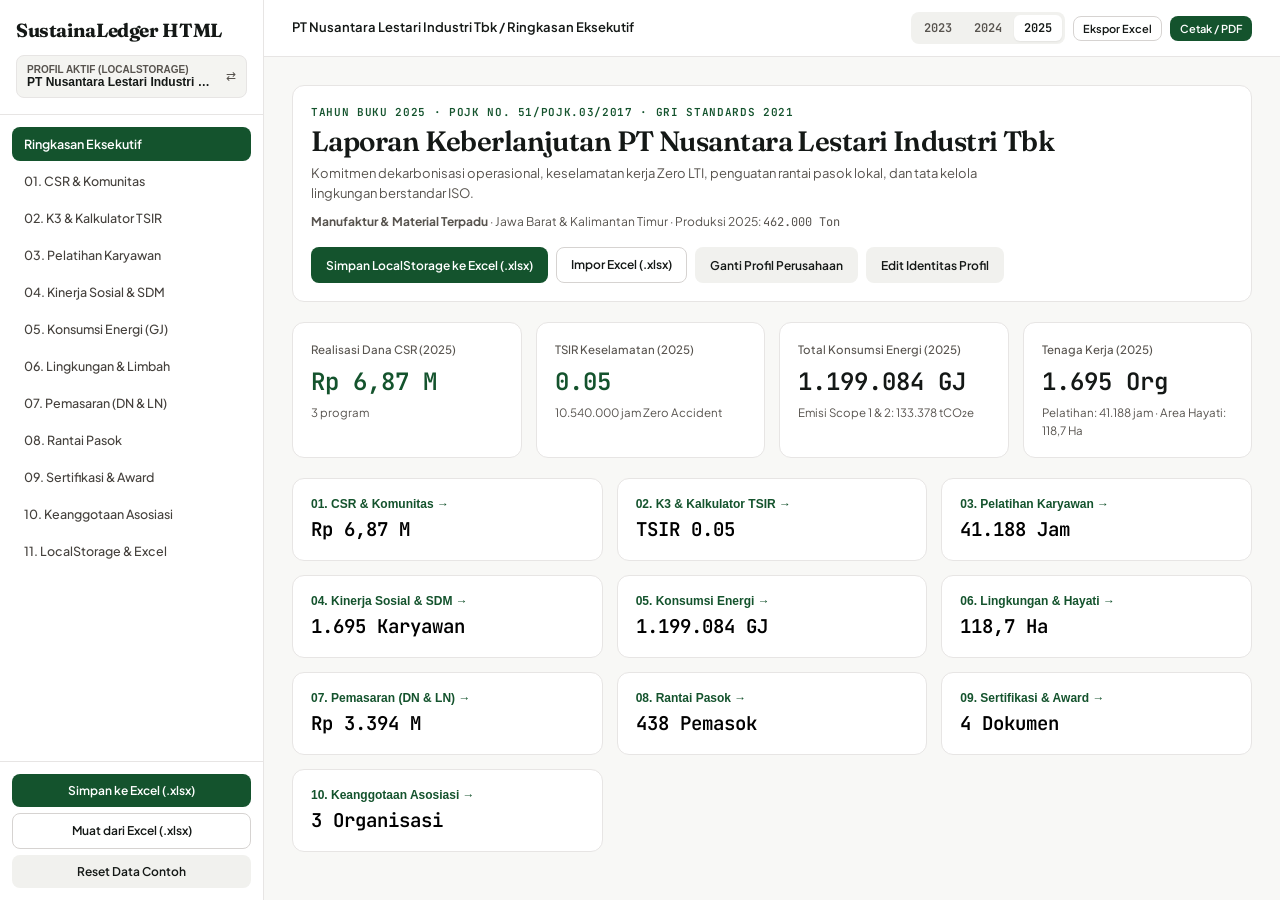
<file: public/laporan-keberlanjutan.html>
<!doctype html>
<html lang="id">
<head>
  <meta charset="UTF-8" />
  <meta name="viewport" content="width=device-width, initial-scale=1.0" />
  <title>Laporan Keberlanjutan ESG — Versi HTML Mandiri (LocalStorage + Excel)</title>
  <link rel="preconnect" href="https://fonts.googleapis.com" />
  <link rel="preconnect" href="https://fonts.gstatic.com" crossorigin />
  <link href="https://fonts.googleapis.com/css2?family=Fraunces:opsz,wght@9..144,600;9..144,700&family=JetBrains+Mono:wght@400;500;600&family=Plus+Jakarta+Sans:wght@400;500;600;700&display=swap" rel="stylesheet" />
  <script src="https://cdn.sheetjs.com/xlsx-0.20.3/package/dist/xlsx.full.min.js"></script>
  <style>
    :root {
      --bg: #F8F8F6;
      --surface: #FFFFFF;
      --surface-muted: #F4F4F1;
      --ink: #141816;
      --ink-muted: #57534E;
      --border: #E7E5E4;
      --emerald: #14532D;
      --emerald-hover: #166534;
      --emerald-soft: #ECFDF5;
      --amber: #B45309;
      --amber-soft: #FFFBEB;
      --danger: #B91C1C;
      --danger-soft: #FEF2F2;
      --font-sans: 'Plus Jakarta Sans', -apple-system, BlinkMacSystemFont, 'Segoe UI', Roboto, sans-serif;
      --font-serif: 'Fraunces', Georgia, serif;
      --font-mono: 'JetBrains Mono', ui-monospace, SFMono-Regular, monospace;
    }

    * { box-sizing: border-box; }
    body {
      margin: 0;
      font-family: var(--font-sans);
      background: var(--bg);
      color: var(--ink);
      line-height: 1.5;
    }

    .app-shell {
      display: flex;
      min-height: 100vh;
    }

    /* Sidebar */
    .sidebar {
      width: 264px;
      background: var(--surface);
      border-right: 1px solid var(--border);
      display: flex;
      flex-direction: column;
      position: fixed;
      inset: 0 auto 0 0;
      z-index: 30;
    }
    .sidebar-head {
      padding: 16px;
      border-bottom: 1px solid var(--border);
    }
    .brand {
      font-family: var(--font-serif);
      font-size: 19px;
      font-weight: 700;
      margin-bottom: 10px;
      letter-spacing: -0.02em;
    }
    .profile-btn {
      width: 100%;
      text-align: left;
      background: var(--surface-muted);
      border: 1px solid var(--border);
      border-radius: 8px;
      padding: 8px 10px;
      cursor: pointer;
      display: flex;
      justify-content: space-between;
      align-items: center;
      gap: 8px;
    }
    .profile-btn:hover { background: #ECECE8; }
    .profile-label { font-size: 10px; color: var(--ink-muted); font-weight: 600; text-transform: uppercase; }
    .profile-name { font-size: 12px; font-weight: 600; color: var(--ink); white-space: nowrap; overflow: hidden; text-overflow: ellipsis; max-width: 190px; }

    .nav-list {
      flex: 1;
      overflow-y: auto;
      padding: 12px;
      display: flex;
      flex-direction: column;
      gap: 3px;
    }
    .nav-item {
      border: none;
      background: transparent;
      text-align: left;
      padding: 9px 12px;
      border-radius: 8px;
      font-size: 12.5px;
      font-weight: 500;
      color: #44403C;
      cursor: pointer;
      display: flex;
      align-items: center;
      gap: 8px;
      font-family: inherit;
    }
    .nav-item:hover { background: var(--surface-muted); color: var(--ink); }
    .nav-item.active { background: var(--emerald); color: #FFFFFF; font-weight: 600; }

    .sidebar-foot {
      padding: 12px;
      border-top: 1px solid var(--border);
      display: flex;
      flex-direction: column;
      gap: 6px;
    }

    /* Main Workspace */
    .main-wrap {
      flex: 1;
      margin-left: 264px;
      display: flex;
      flex-direction: column;
      min-width: 0;
    }

    .topbar {
      position: sticky;
      top: 0;
      z-index: 20;
      background: rgba(255, 255, 255, 0.94);
      backdrop-filter: blur(6px);
      border-bottom: 1px solid var(--border);
      padding: 12px 28px;
      display: flex;
      align-items: center;
      justify-content: space-between;
      gap: 12px;
      flex-wrap: wrap;
    }
    .topbar-title { font-size: 13px; font-weight: 600; color: var(--ink); }
    .topbar-actions { display: flex; align-items: center; gap: 8px; flex-wrap: wrap; }

    .year-switch {
      display: inline-flex;
      background: #F1F1EE;
      padding: 3px;
      border-radius: 8px;
      gap: 2px;
    }
    .year-btn {
      border: none;
      background: transparent;
      padding: 5px 10px;
      font-family: var(--font-mono);
      font-size: 12px;
      font-weight: 600;
      color: var(--ink-muted);
      border-radius: 6px;
      cursor: pointer;
    }
    .year-btn.active { background: var(--surface); color: var(--ink); box-shadow: 0 1px 2px rgba(0,0,0,0.06); }

    .content {
      max-width: 1140px;
      width: 100%;
      margin: 0 auto;
      padding: 28px;
      display: flex;
      flex-direction: column;
      gap: 20px;
    }

    /* Buttons */
    .btn {
      display: inline-flex;
      align-items: center;
      gap: 6px;
      padding: 8px 14px;
      border-radius: 8px;
      font-size: 12px;
      font-weight: 600;
      font-family: inherit;
      cursor: pointer;
      border: 1px solid transparent;
      white-space: nowrap;
      text-decoration: none;
    }
    .btn-primary { background: var(--emerald); color: #FFFFFF; }
    .btn-primary:hover { background: var(--emerald-hover); }
    .btn-secondary { background: var(--surface); border-color: #D6D3D1; color: var(--ink); }
    .btn-secondary:hover { background: var(--surface-muted); }
    .btn-soft { background: #F1F1EE; color: var(--ink); }
    .btn-soft:hover { background: #E5E5E0; }
    .btn-danger { background: var(--danger-soft); color: var(--danger); border-color: #FECACA; }
    .btn-sm { padding: 5px 9px; font-size: 11px; }

    /* Typography & Cards */
    .section-head {
      display: flex;
      justify-content: space-between;
      align-items: flex-end;
      gap: 16px;
      flex-wrap: wrap;
      padding-bottom: 16px;
      border-bottom: 1px solid var(--border);
    }
    .eyebrow {
      font-family: var(--font-mono);
      font-size: 11px;
      font-weight: 600;
      letter-spacing: 0.06em;
      color: var(--emerald);
      text-transform: uppercase;
      margin-bottom: 4px;
    }
    h1 {
      font-family: var(--font-serif);
      font-size: 28px;
      font-weight: 600;
      margin: 0;
      letter-spacing: -0.02em;
      line-height: 1.2;
    }
    h2 {
      font-family: var(--font-serif);
      font-size: 18px;
      font-weight: 600;
      margin: 0 0 4px 0;
    }
    .subtitle { font-size: 13px; color: var(--ink-muted); margin: 6px 0 0 0; max-width: 720px; }

    .grid-4 { display: grid; grid-template-columns: repeat(auto-fit, minmax(215px, 1fr)); gap: 14px; }
    .grid-3 { display: grid; grid-template-columns: repeat(auto-fit, minmax(260px, 1fr)); gap: 14px; }
    .grid-2 { display: grid; grid-template-columns: repeat(auto-fit, minmax(340px, 1fr)); gap: 16px; }

    .card {
      background: var(--surface);
      border: 1px solid var(--border);
      border-radius: 12px;
      padding: 18px;
    }
    .kpi-label { font-size: 11.5px; color: var(--ink-muted); font-weight: 500; }
    .kpi-val {
      font-family: var(--font-mono);
      font-size: 24px;
      font-weight: 600;
      margin: 6px 0 4px 0;
      font-variant-numeric: tabular-nums;
    }
    .kpi-sub { font-size: 11.5px; color: var(--ink-muted); }
    .tone-positive { color: var(--emerald); }
    .tone-warning { color: var(--amber); }

    /* Table */
    .table-wrap {
      background: var(--surface);
      border: 1px solid var(--border);
      border-radius: 12px;
      overflow: hidden;
    }
    .table-head {
      padding: 14px 18px;
      border-bottom: 1px solid var(--border);
      display: flex;
      justify-content: space-between;
      align-items: center;
      gap: 12px;
      flex-wrap: wrap;
    }
    .table-scroll { overflow-x: auto; }
    table { width: 100%; border-collapse: collapse; font-size: 12.5px; }
    th {
      background: #FAFAF8;
      text-align: left;
      padding: 10px 14px;
      font-size: 11px;
      font-weight: 600;
      text-transform: uppercase;
      letter-spacing: 0.04em;
      color: var(--ink-muted);
      border-bottom: 1px solid var(--border);
      white-space: nowrap;
    }
    td {
      padding: 11px 14px;
      border-bottom: 1px solid #F1F1EE;
      vertical-align: middle;
    }
    tr:hover td { background: #FAFAF9; }
    .num { text-align: right; font-family: var(--font-mono); font-variant-numeric: tabular-nums; }
    .mono { font-family: var(--font-mono); font-variant-numeric: tabular-nums; }

    /* Inputs */
    .field { margin-bottom: 12px; }
    .field label { display: block; font-size: 11.5px; font-weight: 600; color: #44403C; margin-bottom: 4px; }
    .field input, .field select, .field textarea {
      width: 100%;
      padding: 8px 10px;
      border: 1px solid #D6D3D1;
      border-radius: 8px;
      font-family: inherit;
      font-size: 13px;
      background: #FFFFFF;
    }
    .inline-num {
      width: 110px;
      padding: 5px 8px;
      border: 1px solid #D6D3D1;
      border-radius: 6px;
      text-align: right;
      font-family: var(--font-mono);
      font-size: 12px;
    }

    /* Modal */
    .modal-backdrop {
      position: fixed;
      inset: 0;
      background: rgba(20, 24, 22, 0.45);
      display: none;
      align-items: center;
      justify-content: center;
      padding: 16px;
      z-index: 60;
    }
    .modal-backdrop.open { display: flex; }
    .modal-box {
      background: var(--surface);
      border-radius: 14px;
      max-width: 640px;
      width: 100%;
      max-height: 90vh;
      overflow-y: auto;
      border: 1px solid var(--border);
      box-shadow: 0 20px 45px rgba(0, 0, 0, 0.16);
    }
    .modal-head {
      padding: 16px 20px;
      border-bottom: 1px solid var(--border);
      display: flex;
      justify-content: space-between;
      align-items: center;
      position: sticky;
      top: 0;
      background: var(--surface);
    }
    .modal-body { padding: 18px 20px; }
    .modal-foot { display: flex; justify-content: flex-end; gap: 8px; margin-top: 14px; }

    .banner {
      padding: 11px 14px;
      border-radius: 10px;
      font-size: 12.5px;
      border: 1px solid;
    }
    .banner-ok { background: var(--emerald-soft); border-color: #A7F3D0; color: var(--emerald); }
    .banner-warn { background: var(--amber-soft); border-color: #FDE68A; color: var(--amber); }

    .mobile-menu-btn { display: none; }

    @media (max-width: 960px) {
      .sidebar { transform: translateX(-100%); transition: transform 0.2s ease; }
      .sidebar.open { transform: translateX(0); }
      .main-wrap { margin-left: 0; }
      .mobile-menu-btn { display: inline-flex; }
      .content { padding: 18px; }
    }

    @media print {
      .sidebar, .topbar, .no-print { display: none !important; }
      .main-wrap { margin-left: 0; }
      body { background: #FFFFFF; }
      .card, .table-wrap { break-inside: avoid; }
    }
  </style>
</head>
<body>
  <div class="app-shell">
    <!-- Sidebar -->
    <aside id="sidebar" class="sidebar">
      <div class="sidebar-head">
        <div class="brand">SustainaLedger HTML</div>
        <button type="button" class="profile-btn" onclick="openProfileModal()">
          <div>
            <div class="profile-label">Profil Aktif (LocalStorage)</div>
            <div class="profile-name" id="sidebarProfileName">-</div>
          </div>
          <span style="font-size:12px;color:#57534E;">⇄</span>
        </button>
      </div>
      <nav class="nav-list" id="navList"></nav>
      <div class="sidebar-foot">
        <button type="button" class="btn btn-primary" style="width:100%;justify-content:center;" onclick="exportActiveToExcel()">
          Simpan ke Excel (.xlsx)
        </button>
        <label class="btn btn-secondary" style="width:100%;justify-content:center;cursor:pointer;">
          Muat dari Excel (.xlsx)
          <input type="file" accept=".xlsx,.xls" style="display:none;" onchange="handleExcelImport(event)" />
        </label>
        <button type="button" class="btn btn-soft" style="width:100%;justify-content:center;" onclick="resetAllData()">
          Reset Data Contoh
        </button>
      </div>
    </aside>

    <!-- Main -->
    <div class="main-wrap">
      <header class="topbar">
        <div style="display:flex;align-items:center;gap:10px;">
          <button type="button" class="btn btn-secondary btn-sm mobile-menu-btn" onclick="toggleSidebar()">Menu</button>
          <span class="topbar-title" id="topbarSectionTitle">Ringkasan Eksekutif</span>
        </div>
        <div class="topbar-actions">
          <div class="year-switch" id="yearSwitch"></div>
          <button type="button" class="btn btn-secondary btn-sm" onclick="exportActiveToExcel()">Ekspor Excel</button>
          <button type="button" class="btn btn-primary btn-sm" onclick="window.print()">Cetak / PDF</button>
        </div>
      </header>

      <main class="content" id="mainContent"></main>
    </div>
  </div>

  <!-- Dynamic Modal -->
  <div class="modal-backdrop" id="modalBackdrop" onclick="if(event.target===this) closeModal()">
    <div class="modal-box">
      <div class="modal-head">
        <strong id="modalTitle" style="font-family:var(--font-serif);font-size:17px;">Form Data</strong>
        <button type="button" class="btn btn-soft btn-sm" onclick="closeModal()">Tutup</button>
      </div>
      <div class="modal-body" id="modalBody"></div>
    </div>
  </div>

  <script>
    const STORAGE_KEY = 'sustainaledger_html_profiles_v1';
    const ACTIVE_KEY = 'sustainaledger_html_active_v1';
    const YEARS = [2023, 2024, 2025];

    const NAV_ITEMS = [
      { id: 'overview', label: 'Ringkasan Eksekutif' },
      { id: 'csr', label: '01. CSR & Komunitas' },
      { id: 'k3', label: '02. K3 & Kalkulator TSIR' },
      { id: 'pelatihan', label: '03. Pelatihan Karyawan' },
      { id: 'sdm', label: '04. Kinerja Sosial & SDM' },
      { id: 'energi', label: '05. Konsumsi Energi (GJ)' },
      { id: 'lingkungan', label: '06. Lingkungan & Limbah' },
      { id: 'pemasaran', label: '07. Pemasaran (DN & LN)' },
      { id: 'supply', label: '08. Rantai Pasok' },
      { id: 'sertifikasi', label: '09. Sertifikasi & Award' },
      { id: 'asosiasi', label: '10. Keanggotaan Asosiasi' },
      { id: 'excel', label: '11. LocalStorage & Excel' },
    ];

    let activeSection = 'overview';
    let selectedYear = 2025;
    let statusBanner = null;

    function escapeHtml(val) {
      return String(val ?? '')
        .replace(/&/g, '&amp;')
        .replace(/</g, '&lt;')
        .replace(/>/g, '&gt;')
        .replace(/"/g, '&quot;')
        .replace(/'/g, '&#39;');
    }

    function fmtNum(val, dec = 0) {
      return Number(val || 0).toLocaleString('id-ID', {
        minimumFractionDigits: dec,
        maximumFractionDigits: dec,
      });
    }

    function fmtIDR(val) {
      const n = Number(val || 0);
      if (n >= 1e9) return 'Rp ' + (n / 1e9).toLocaleString('id-ID', { maximumFractionDigits: 2 }) + ' M';
      if (n >= 1e6) return 'Rp ' + (n / 1e6).toLocaleString('id-ID', { maximumFractionDigits: 1 }) + ' Jt';
      return 'Rp ' + fmtNum(n);
    }

    function uid(prefix) {
      return prefix + '-' + Date.now() + '-' + Math.random().toString(36).slice(2, 6);
    }

    function createInitialDataset(namaPerusahaan = 'PT Nusantara Lestari Industri Tbk', sektor = 'Manufaktur & Material Terpadu', lokasi = 'Jawa Barat & Kalimantan Timur') {
      return {
        company: {
          namaPerusahaan,
          sektorUsaha: sektor,
          lokasiOperasional: lokasi,
          standarAcuan: 'POJK No. 51/POJK.03/2017 · GRI Standards 2021',
          ringkasanDireksi: 'Komitmen dekarbonisasi operasional, keselamatan kerja Zero LTI, penguatan rantai pasok lokal, dan tata kelola lingkungan berstandar ISO.',
          volumeProduksiTon: { 2023: 410000, 2024: 435000, 2025: 462000 },
        },
        csrPrograms: [
          { id: 'csr-1', year: 2025, namaProgram: 'Beasiswa Vokasi & Digitalisasi Sekolah Ring-1', pilar: 'Pendidikan', lokasi: 'Karawang', anggaranRp: 2450000000, realisasiRp: 2420000000, penerimaManfaat: 420, satuanPenerima: 'Pelajar & Guru', status: 'Selesai' },
          { id: 'csr-2', year: 2025, namaProgram: 'Klinik Posyandu & Sanitasi Air Bersih Desa', pilar: 'Kesehatan', lokasi: 'Subang', anggaranRp: 1750000000, realisasiRp: 1710000000, penerimaManfaat: 1850, satuanPenerima: 'Warga', status: 'Selesai' },
          { id: 'csr-3', year: 2025, namaProgram: 'Inkubasi UMKM Daur Ulang & Agroforestry', pilar: 'Ekonomi & UMKM', lokasi: 'Balikpapan', anggaranRp: 2800000000, realisasiRp: 2740000000, penerimaManfaat: 88, satuanPenerima: 'UMKM', status: 'Berjalan' },
          { id: 'csr-4', year: 2024, namaProgram: 'Rehabilitasi Mangrove Pesisir Utara', pilar: 'Lingkungan', lokasi: 'Bekasi', anggaranRp: 1950000000, realisasiRp: 1920000000, penerimaManfaat: 35000, satuanPenerima: 'Bibit', status: 'Selesai' },
          { id: 'csr-5', year: 2023, namaProgram: 'Pusat Pelatihan Pemuda & Infrastruktur Desa', pilar: 'Sosial & Infrastruktur', lokasi: 'Karawang', anggaranRp: 1500000000, realisasiRp: 1475000000, penerimaManfaat: 620, satuanPenerima: 'Warga', status: 'Selesai' },
        ],
        k3Summaries: {
          2023: { jamKerjaSelamat: 3680000, jamKerjaZeroAccidentKumulatif: 3680000, jumlahTenagaKerja: 1520, basisPerhitungan: 200000, nearMiss: 14, firstAid: 6, medicalTreatment: 2, restrictedWork: 1, lti: 1, fatality: 0, hariHilang: 12, catatanZeroAccident: '1 LTI minor pada awal 2023; periode aman dimulai Q2 2023.' },
          2024: { jamKerjaSelamat: 3890000, jamKerjaZeroAccidentKumulatif: 6420000, jumlahTenagaKerja: 1610, basisPerhitungan: 200000, nearMiss: 11, firstAid: 4, medicalTreatment: 1, restrictedWork: 0, lti: 0, fatality: 0, hariHilang: 0, catatanZeroAccident: 'Zero LTI & Zero Fatality sepanjang 2024.' },
          2025: { jamKerjaSelamat: 4120000, jamKerjaZeroAccidentKumulatif: 10540000, jumlahTenagaKerja: 1695, basisPerhitungan: 200000, nearMiss: 8, firstAid: 3, medicalTreatment: 1, restrictedWork: 0, lti: 0, fatality: 0, hariHilang: 0, catatanZeroAccident: 'Melampaui 10 juta jam kerja selamat tanpa kecelakaan hilang hari kerja.' },
        },
        k3Incidents: [
          { id: 'inc-1', year: 2025, tanggal: '2025-04-12', kategori: 'Medical Treatment', unitKerja: 'Unit Pemeliharaan Mekanik', deskripsi: 'Luka gores ringan pada lengan saat penggantian seal pompa.', hariHilang: 0, tindakanPerbaikan: 'Wajib sarung tangan level-5 & toolbox meeting ulang.' },
          { id: 'inc-2', year: 2024, tanggal: '2024-09-05', kategori: 'Near Miss', unitKerja: 'Gudang Logistik', deskripsi: 'Pallet miring saat proses stacking forklift.', hariHilang: 0, tindakanPerbaikan: 'Pemasangan cermin cembung & pembatasan kecepatan.' },
        ],
        trainings: [
          { id: 'tr-1', year: 2025, jabatan: 'Direksi & Eksekutif', namaPelatihan: 'Tata Kelola Risiko Iklim & TCFD', kategori: 'ESG & Lingkungan', jumlahPeserta: 12, durasiJamPerPeserta: 16, penyelenggara: 'GRI Certified Partner' },
          { id: 'tr-2', year: 2025, jabatan: 'Manajer', namaPelatihan: 'Kepemimpinan Keselamatan K3 & ESG', kategori: 'Kepemimpinan & Manajemen', jumlahPeserta: 46, durasiJamPerPeserta: 24, penyelenggara: 'Akademi Internal' },
          { id: 'tr-3', year: 2025, jabatan: 'Supervisor & Superintendent', namaPelatihan: 'Auditor Internal ISO 45001 & 14001', kategori: 'K3 & Keselamatan', jumlahPeserta: 118, durasiJamPerPeserta: 24, penyelenggara: 'LSP K3 Nasional' },
          { id: 'tr-4', year: 2025, jabatan: 'Staf & Analis', namaPelatihan: 'Akuntansi Karbon & Efisiensi Energi', kategori: 'Digital & Tata Kelola', jumlahPeserta: 285, durasiJamPerPeserta: 20, penyelenggara: 'Pusat Pelatihan Industri' },
          { id: 'tr-5', year: 2025, jabatan: 'Operator & Teknisi', namaPelatihan: 'Sertifikasi LOTO, Confined Space & K3', kategori: 'K3 & Keselamatan', jumlahPeserta: 1120, durasiJamPerPeserta: 28, penyelenggara: 'PJK3 Kemenaker' },
          { id: 'tr-6', year: 2024, jabatan: 'Operator & Teknisi', namaPelatihan: 'Keselamatan Operasi Boiler & Turbin', kategori: 'Teknis & Operasional', jumlahPeserta: 980, durasiJamPerPeserta: 24, penyelenggara: 'PJK3 Kemenaker' },
        ],
        workforce: {
          2023: {
            lokalRing1: 680, lokalNasional: 816, tka: 24, tingkatTurnoverPersen: 4.8,
            jabatan: [
              { jabatan: 'Direksi & Eksekutif', lakiLaki: 9, perempuan: 3, tetap: 12, kontrak: 0, lokal: 10, tka: 2 },
              { jabatan: 'Manajer', lakiLaki: 32, perempuan: 11, tetap: 43, kontrak: 0, lokal: 39, tka: 4 },
              { jabatan: 'Supervisor & Superintendent', lakiLaki: 86, perempuan: 24, tetap: 106, kontrak: 4, lokal: 104, tka: 6 },
              { jabatan: 'Staf & Analis', lakiLaki: 148, perempuan: 112, tetap: 215, kontrak: 45, lokal: 254, tka: 6 },
              { jabatan: 'Operator & Teknisi', lakiLaki: 970, perempuan: 125, tetap: 840, kontrak: 255, lokal: 1089, tka: 6 },
            ],
          },
          2024: {
            lokalRing1: 745, lokalNasional: 845, tka: 20, tingkatTurnoverPersen: 4.1,
            jabatan: [
              { jabatan: 'Direksi & Eksekutif', lakiLaki: 9, perempuan: 3, tetap: 12, kontrak: 0, lokal: 10, tka: 2 },
              { jabatan: 'Manajer', lakiLaki: 33, perempuan: 13, tetap: 46, kontrak: 0, lokal: 42, tka: 4 },
              { jabatan: 'Supervisor & Superintendent', lakiLaki: 90, perempuan: 27, tetap: 114, kontrak: 3, lokal: 112, tka: 5 },
              { jabatan: 'Staf & Analis', lakiLaki: 155, perempuan: 125, tetap: 238, kontrak: 42, lokal: 275, tka: 5 },
              { jabatan: 'Operator & Teknisi', lakiLaki: 1015, perempuan: 140, tetap: 905, kontrak: 250, lokal: 1151, tka: 4 },
            ],
          },
          2025: {
            lokalRing1: 810, lokalNasional: 868, tka: 17, tingkatTurnoverPersen: 3.4,
            jabatan: [
              { jabatan: 'Direksi & Eksekutif', lakiLaki: 8, perempuan: 4, tetap: 12, kontrak: 0, lokal: 11, tka: 1 },
              { jabatan: 'Manajer', lakiLaki: 34, perempuan: 15, tetap: 49, kontrak: 0, lokal: 46, tka: 3 },
              { jabatan: 'Supervisor & Superintendent', lakiLaki: 92, perempuan: 31, tetap: 121, kontrak: 2, lokal: 119, tka: 4 },
              { jabatan: 'Staf & Analis', lakiLaki: 162, perempuan: 138, tetap: 262, kontrak: 38, lokal: 296, tka: 4 },
              { jabatan: 'Operator & Teknisi', lakiLaki: 1054, perempuan: 157, tetap: 968, kontrak: 243, lokal: 1206, tka: 5 },
            ],
          },
        },
        energyEntries: [
          { id: 'en-1', year: 2025, sumber: 'Listrik PLN (Grid)', kategori: 'Listrik Grid', unitAsli: 'kWh', konsumsiAsli: 48200000, faktorKonversiGJ: 0.0036, faktorEmisiTonCO2ePerGJ: 0.2416, catatanFaktor: '1 kWh = 0.0036 GJ' },
          { id: 'en-2', year: 2025, sumber: 'PLTS Atap & Surya Terpasang', kategori: 'Energi Terbarukan', unitAsli: 'kWh', konsumsiAsli: 9850000, faktorKonversiGJ: 0.0036, faktorEmisiTonCO2ePerGJ: 0, catatanFaktor: 'Emisi nol (EBT)' },
          { id: 'en-3', year: 2025, sumber: 'Batu Bara (Boiler Termal)', kategori: 'Bahan Bakar Fosil', unitAsli: 'Ton', konsumsiAsli: 34200, faktorKonversiGJ: 25.8, faktorEmisiTonCO2ePerGJ: 0.0946, catatanFaktor: 'IPCC 25.8 GJ/Ton' },
          { id: 'en-4', year: 2025, sumber: 'Solar / Biosolar B35', kategori: 'Bahan Bakar Fosil', unitAsli: 'Liter', konsumsiAsli: 2960000, faktorKonversiGJ: 0.0364, faktorEmisiTonCO2ePerGJ: 0.0741, catatanFaktor: '0.0364 GJ/Liter' },
          { id: 'en-5', year: 2024, sumber: 'Listrik PLN (Grid)', kategori: 'Listrik Grid', unitAsli: 'kWh', konsumsiAsli: 49500000, faktorKonversiGJ: 0.0036, faktorEmisiTonCO2ePerGJ: 0.2416, catatanFaktor: '1 kWh = 0.0036 GJ' },
          { id: 'en-6', year: 2024, sumber: 'Batu Bara (Boiler Termal)', kategori: 'Bahan Bakar Fosil', unitAsli: 'Ton', konsumsiAsli: 36800, faktorKonversiGJ: 25.8, faktorEmisiTonCO2ePerGJ: 0.0946, catatanFaktor: 'IPCC 25.8 GJ/Ton' },
          { id: 'en-7', year: 2023, sumber: 'Batu Bara (Boiler Termal)', kategori: 'Bahan Bakar Fosil', unitAsli: 'Ton', konsumsiAsli: 38900, faktorKonversiGJ: 25.8, faktorEmisiTonCO2ePerGJ: 0.0946, catatanFaktor: 'IPCC 25.8 GJ/Ton' },
        ],
        environment: {
          2023: {
            air: { airTanahM3: 142000, pdamM3: 98000, airPermukaanM3: 320000, airDaurUlangM3: 78000 },
            emisiScope3TonCO2e: 42800,
            hayati: { luasanKonservasiHa: 48, luasanRehabilitasiHa: 24, luasanRthPabrikHa: 14.5, jumlahPohonTertanam: 28400 },
            limbahNonB3: [
              { id: 'nb3-23-1', jenis: 'Skrap Logam & Besi Bekas', jumlahTon: 412, metodeKelola: 'Daur ulang peleburan', persentaseDaurUlang: 98 },
            ],
            limbahB3: [
              { id: 'b3-23-1', jenis: 'Oli Pelumas Bekas', jumlahTon: 38.4, kodeLimbah: 'B105d', pengelolaBerizin: 'PT Pengelola Limbah Terpadu', statusManifest: 'Manifest SIRAJA Lengkap' },
            ],
          },
          2024: {
            air: { airTanahM3: 118000, pdamM3: 94000, airPermukaanM3: 310000, airDaurUlangM3: 112000 },
            emisiScope3TonCO2e: 41100,
            hayati: { luasanKonservasiHa: 54, luasanRehabilitasiHa: 31.5, luasanRthPabrikHa: 15.8, jumlahPohonTertanam: 41200 },
            limbahNonB3: [
              { id: 'nb3-24-1', jenis: 'Skrap Logam & Besi Bekas', jumlahTon: 448, metodeKelola: 'Daur ulang peleburan', persentaseDaurUlang: 99 },
              { id: 'nb3-24-2', jenis: 'Karton & Palet Kayu', jumlahTon: 204, metodeKelola: 'Reuse mitra UMKM', persentaseDaurUlang: 94 },
            ],
            limbahB3: [
              { id: 'b3-24-1', jenis: 'Oli Pelumas Bekas', jumlahTon: 35.2, kodeLimbah: 'B105d', pengelolaBerizin: 'PT Pengelola Limbah Terpadu', statusManifest: 'Manifest SIRAJA Lengkap' },
            ],
          },
          2025: {
            air: { airTanahM3: 92000, pdamM3: 91500, airPermukaanM3: 298000, airDaurUlangM3: 146500 },
            emisiScope3TonCO2e: 38950,
            hayati: { luasanKonservasiHa: 62.5, luasanRehabilitasiHa: 39, luasanRthPabrikHa: 17.2, jumlahPohonTertanam: 56800 },
            limbahNonB3: [
              { id: 'nb3-25-1', jenis: 'Skrap Logam & Besi Bekas', jumlahTon: 472, metodeKelola: 'Daur ulang peleburan', persentaseDaurUlang: 100 },
              { id: 'nb3-25-2', jenis: 'Sludge Organik WWTP', jumlahTon: 192, metodeKelola: 'Co-processing pupuk', persentaseDaurUlang: 88 },
            ],
            limbahB3: [
              { id: 'b3-25-1', jenis: 'Oli Pelumas Bekas', jumlahTon: 32.8, kodeLimbah: 'B105d', pengelolaBerizin: 'PT Pengelola Limbah Terpadu', statusManifest: 'Manifest SIRAJA Lengkap' },
              { id: 'b3-25-2', jenis: 'Limbah Terkontaminasi B3 & Majun', jumlahTon: 17.6, kodeLimbah: 'B110d', pengelolaBerizin: 'PT PPLI Bogor', statusManifest: 'Manifest SIRAJA Lengkap' },
            ],
          },
        },
        marketing: {
          2023: {
            indeksKepuasan: 86.2, kepatuhanLabel: 99.1,
            dn: [{ id: 'dn-23-1', wilayah: 'Pulau Jawa', segmen: 'Konstruksi & Manufaktur', volumeTon: 218000, pendapatanMiliarRp: 1480 }],
            ln: [{ id: 'ln-23-1', wilayah: 'Asia Tenggara (ASEAN)', segmen: 'Material Industri', volumeTon: 82000, pendapatanMiliarRp: 645 }],
          },
          2024: {
            indeksKepuasan: 88.4, kepatuhanLabel: 99.6,
            dn: [{ id: 'dn-24-1', wilayah: 'Pulau Jawa', segmen: 'Konstruksi & Infrastruktur', volumeTon: 234000, pendapatanMiliarRp: 1620 }],
            ln: [{ id: 'ln-24-1', wilayah: 'Asia Tenggara (ASEAN)', segmen: 'Material Industri', volumeTon: 89500, pendapatanMiliarRp: 718 }],
          },
          2025: {
            indeksKepuasan: 91.1, kepatuhanLabel: 100,
            dn: [
              { id: 'dn-25-1', wilayah: 'Pulau Jawa', segmen: 'Infrastruktur & Otomotif', volumeTon: 248000, pendapatanMiliarRp: 1765 },
              { id: 'dn-25-2', wilayah: 'Sumatera & Kalimantan', segmen: 'Proyek Energi', volumeTon: 78500, pendapatanMiliarRp: 585 },
            ],
            ln: [
              { id: 'ln-25-1', wilayah: 'Asia Tenggara (ASEAN)', segmen: 'Material Industri', volumeTon: 94000, pendapatanMiliarRp: 770 },
              { id: 'ln-25-2', wilayah: 'Jepang & Korea Selatan', segmen: 'Produk Rendah Karbon', volumeTon: 26800, pendapatanMiliarRp: 274 },
            ],
          },
        },
        supplyChain: [
          { id: 'sc-1', year: 2025, kategoriPemasok: 'UMKM Lokal (Ring-1)', jenisKomoditas: 'Jasa Fabrikasi & Logistik', jumlahPemasok: 148, nilaiPengadaanMiliarRp: 245, persentaseLolosScreeningESG: 91, rataRataTkdnPersen: 94 },
          { id: 'sc-2', year: 2025, kategoriPemasok: 'Korporasi Lokal Daerah', jenisKomoditas: 'Bahan Penunjang & Kemasan', jumlahPemasok: 96, nilaiPengadaanMiliarRp: 510, persentaseLolosScreeningESG: 95, rataRataTkdnPersen: 84 },
          { id: 'sc-3', year: 2025, kategoriPemasok: 'Pemasok Nasional', jenisKomoditas: 'Bahan Baku Utama & Energi', jumlahPemasok: 162, nilaiPengadaanMiliarRp: 1290, persentaseLolosScreeningESG: 98, rataRataTkdnPersen: 72 },
          { id: 'sc-4', year: 2025, kategoriPemasok: 'Pemasok Internasional', jenisKomoditas: 'Suku Cadang Presisi', jumlahPemasok: 32, nilaiPengadaanMiliarRp: 385, persentaseLolosScreeningESG: 100, rataRataTkdnPersen: 12 },
          { id: 'sc-5', year: 2024, kategoriPemasok: 'Pemasok Nasional', jenisKomoditas: 'Bahan Baku Utama', jumlahPemasok: 152, nilaiPengadaanMiliarRp: 1180, persentaseLolosScreeningESG: 94, rataRataTkdnPersen: 69 },
        ],
        certifications: [
          { id: 'cert-1', year: 2025, tipe: 'Sertifikasi', nama: 'ISO 14001:2015 Sistem Manajemen Lingkungan', nomorSertifikat: 'ENV-ID-2025-8841', lembagaPenerbit: 'TÜV Rheinland', ruangLingkup: 'Seluruh Fasilitas Produksi', masaBerlaku: '2028-03-31', status: 'Aktif' },
          { id: 'cert-2', year: 2025, tipe: 'Sertifikasi', nama: 'ISO 45001:2018 Sistem Manajemen K3', nomorSertifikat: 'OHS-ID-2025-4410', lembagaPenerbit: 'BSI Assurance', ruangLingkup: 'Operasional Pabrik & Gudang', masaBerlaku: '2028-03-31', status: 'Aktif' },
          { id: 'cert-3', year: 2025, tipe: 'Sertifikasi', nama: 'ISO 50001:2018 Sistem Manajemen Energi', nomorSertifikat: 'ENM-ID-2025-1102', lembagaPenerbit: 'SGS Indonesia', ruangLingkup: 'Unit Utilitas & Boiler', masaBerlaku: '2027-11-15', status: 'Aktif' },
          { id: 'cert-4', year: 2025, tipe: 'Penghargaan', nama: 'PROPER Peringkat Hijau KLHK', nomorSertifikat: 'SK.1194/MENLHK/2025', lembagaPenerbit: 'Kementerian LHK RI', ruangLingkup: 'Pabrik Terpadu Karawang', masaBerlaku: 'Periode 2025', status: 'Diterima' },
        ],
        associations: [
          { id: 'aso-1', year: 2025, singkatan: 'KADIN Indonesia', namaAsosiasi: 'Kamar Dagang dan Industri Indonesia', tingkat: 'Nasional', peran: 'Komite Teknis ESG', tahunBergabung: 2016, bidangFokus: 'Dekarbonisasi & Ekonomi Sirkular' },
          { id: 'aso-2', year: 2025, singkatan: 'APINDO', namaAsosiasi: 'Asosiasi Pengusaha Indonesia', tingkat: 'Nasional', peran: 'Anggota Aktif', tahunBergabung: 2015, bidangFokus: 'Hubungan Industrial & K3' },
          { id: 'aso-3', year: 2025, singkatan: 'IGCN', namaAsosiasi: 'Indonesia Global Compact Network', tingkat: 'Internasional', peran: 'Anggota Aktif', tahunBergabung: 2021, bidangFokus: 'SDG Alignment & HAM' },
        ],
      };
    }

    function loadState() {
      try {
        const raw = localStorage.getItem(STORAGE_KEY);
        const activeId = localStorage.getItem(ACTIVE_KEY);
        if (raw) {
          const parsed = JSON.parse(raw);
          if (Array.isArray(parsed) && parsed.length > 0) {
            return {
              profiles: parsed,
              activeProfileId: parsed.some((p) => p.id === activeId) ? activeId : parsed[0].id,
            };
          }
        }
      } catch (e) { /* fallback */ }
      const defaultProfiles = [
        { id: 'prof-1', dataset: createInitialDataset('PT Nusantara Lestari Industri Tbk', 'Manufaktur & Material Terpadu', 'Jawa Barat & Kalimantan Timur') },
        { id: 'prof-2', dataset: createInitialDataset('PT Energi Hijau Sentosa', 'Energi Terbarukan & Infrastruktur', 'Jawa Tengah & Sulawesi Selatan') },
      ];
      return { profiles: defaultProfiles, activeProfileId: 'prof-1' };
    }

    let state = loadState();

    function saveState() {
      try {
        localStorage.setItem(STORAGE_KEY, JSON.stringify(state.profiles));
        localStorage.setItem(ACTIVE_KEY, state.activeProfileId);
      } catch (e) {
        statusBanner = { tone: 'warn', text: 'Gagal menyimpan ke localStorage browser: ' + e.message };
      }
    }

    function getActiveProfile() {
      return state.profiles.find((p) => p.id === state.activeProfileId) || state.profiles[0];
    }

    function getData() {
      return getActiveProfile().dataset;
    }

    function calcTSIR(s) {
      if (!s || !s.jamKerjaSelamat) return 0;
      const totalCases = (s.medicalTreatment || 0) + (s.restrictedWork || 0) + (s.lti || 0) + (s.fatality || 0);
      return (totalCases * (s.basisPerhitungan || 200000)) / s.jamKerjaSelamat;
    }

    function calcGJ(e) {
      return (Number(e.konsumsiAsli) || 0) * (Number(e.faktorKonversiGJ) || 0);
    }

    function calcEmisi(e) {
      return calcGJ(e) * (Number(e.faktorEmisiTonCO2ePerGJ) || 0);
    }

    function getWfTotals(wf) {
      const rows = wf.jabatan || [];
      return rows.reduce((acc, r) => ({
        total: acc.total + r.lakiLaki + r.perempuan,
        laki: acc.laki + r.lakiLaki,
        perempuan: acc.perempuan + r.perempuan,
        tetap: acc.tetap + r.tetap,
        kontrak: acc.kontrak + r.kontrak,
        lokal: acc.lokal + r.lokal,
        tka: acc.tka + r.tka,
      }), { total: 0, laki: 0, perempuan: 0, tetap: 0, kontrak: 0, lokal: 0, tka: 0 });
    }

    function toggleSidebar() {
      document.getElementById('sidebar').classList.toggle('open');
    }

    function setSection(id) {
      activeSection = id;
      document.getElementById('sidebar').classList.remove('open');
      render();
    }

    function setYear(yr) {
      selectedYear = yr;
      render();
    }

    function openModal(title, html) {
      document.getElementById('modalTitle').textContent = title;
      document.getElementById('modalBody').innerHTML = html;
      document.getElementById('modalBackdrop').classList.add('open');
    }

    function closeModal() {
      document.getElementById('modalBackdrop').classList.remove('open');
    }

    function notify(tone, text) {
      statusBanner = { tone, text };
      render();
    }

    // ==================== EXCEL EXPORT & IMPORT (MULTI-SHEET + LOCALSTORAGE) ====================
    function buildSheetArrays(d) {
      const sheets = {};
      sheets['Profil_Ringkasan'] = [
        ['Field', 'Nilai'],
        ['Nama Perusahaan', d.company.namaPerusahaan],
        ['Sektor Usaha', d.company.sektorUsaha],
        ['Lokasi Operasional', d.company.lokasiOperasional],
        ['Standar Acuan', d.company.standarAcuan],
        ['Ringkasan Direksi', d.company.ringkasanDireksi],
        ['Produksi 2023 (Ton)', d.company.volumeProduksiTon[2023]],
        ['Produksi 2024 (Ton)', d.company.volumeProduksiTon[2024]],
        ['Produksi 2025 (Ton)', d.company.volumeProduksiTon[2025]],
      ];
      sheets['01_CSR'] = [
        ['ID', 'Tahun', 'Nama Program', 'Pilar', 'Lokasi', 'Anggaran (Rp)', 'Realisasi (Rp)', 'Penerima Manfaat', 'Satuan', 'Status'],
        ...d.csrPrograms.map((p) => [p.id, p.year, p.namaProgram, p.pilar, p.lokasi, p.anggaranRp, p.realisasiRp, p.penerimaManfaat, p.satuanPenerima, p.status]),
      ];
      sheets['02_K3_TSIR'] = [
        ['Tahun', 'Jam Kerja Selamat', 'Zero Accident Kumulatif', 'Tenaga Kerja', 'Basis TSIR', 'Near Miss', 'First Aid', 'MTC', 'RWC', 'LTI', 'Fatality', 'Hari Hilang', 'TSIR', 'Catatan Zero Accident'],
        ...YEARS.map((y) => {
          const s = d.k3Summaries[y];
          return [y, s.jamKerjaSelamat, s.jamKerjaZeroAccidentKumulatif, s.jumlahTenagaKerja, s.basisPerhitungan, s.nearMiss, s.firstAid, s.medicalTreatment, s.restrictedWork, s.lti, s.fatality, s.hariHilang, Number(calcTSIR(s).toFixed(4)), s.catatanZeroAccident];
        }),
        [],
        ['Log Insiden ID', 'Tahun', 'Tanggal', 'Kategori', 'Unit Kerja', 'Deskripsi', 'Hari Hilang', 'Tindakan Perbaikan'],
        ...d.k3Incidents.map((i) => [i.id, i.year, i.tanggal, i.kategori, i.unitKerja, i.deskripsi, i.hariHilang, i.tindakanPerbaikan]),
      ];
      sheets['03_Pelatihan'] = [
        ['ID', 'Tahun', 'Jabatan', 'Nama Pelatihan', 'Kategori', 'Jumlah Peserta', 'Durasi (Jam/Org)', 'Total Jam', 'Penyelenggara'],
        ...d.trainings.map((t) => [t.id, t.year, t.jabatan, t.namaPelatihan, t.kategori, t.jumlahPeserta, t.durasiJamPerPeserta, t.jumlahPeserta * t.durasiJamPerPeserta, t.penyelenggara]),
      ];
      sheets['04_Kinerja_Sosial'] = [
        ['Tahun', 'Jabatan', 'Laki-laki', 'Perempuan', 'Tetap (PKWTT)', 'Kontrak (PKWT)', 'Lokal (TKI)', 'TKA'],
        ...YEARS.flatMap((y) => (d.workforce[y].jabatan || []).map((j) => [y, j.jabatan, j.lakiLaki, j.perempuan, j.tetap, j.kontrak, j.lokal, j.tka])),
        [],
        ['Ringkasan Tahun', 'Total Karyawan', 'Lokal Ring-1', 'Lokal Nasional', 'TKA', 'Turnover (%)'],
        ...YEARS.map((y) => {
          const wf = d.workforce[y];
          const tot = getWfTotals(wf);
          return [y, tot.total, wf.lokalRing1, wf.lokalNasional, tot.tka, wf.tingkatTurnoverPersen];
        }),
      ];
      sheets['05_Energi_GJ'] = [
        ['ID', 'Tahun', 'Sumber Energi', 'Kategori', 'Unit Fisik', 'Konsumsi Fisik', 'Faktor Konversi GJ', 'Total Energi (GJ)', 'Faktor Emisi', 'Emisi (tCO2e)', 'Catatan'],
        ...d.energyEntries.map((e) => [e.id, e.year, e.sumber, e.kategori, e.unitAsli, e.konsumsiAsli, e.faktorKonversiGJ, Number(calcGJ(e).toFixed(2)), e.faktorEmisiTonCO2ePerGJ, Number(calcEmisi(e).toFixed(2)), e.catatanFaktor]),
      ];
      sheets['06_Lingkungan'] = [
        ['Tahun', 'Air Tanah (m3)', 'PDAM (m3)', 'Air Permukaan (m3)', 'Air Daur Ulang (m3)', 'Limbah Non-B3 (Ton)', 'Limbah B3 (Ton)', 'Emisi Scope 3 (tCO2e)', 'Konservasi (Ha)', 'Rehabilitasi (Ha)', 'RTH Pabrik (Ha)', 'Pohon Tertanam'],
        ...YEARS.map((y) => {
          const ev = d.environment[y];
          return [
            y, ev.air.airTanahM3, ev.air.pdamM3, ev.air.airPermukaanM3, ev.air.airDaurUlangM3,
            Number(ev.limbahNonB3.reduce((a, b) => a + b.jumlahTon, 0).toFixed(2)),
            Number(ev.limbahB3.reduce((a, b) => a + b.jumlahTon, 0).toFixed(2)),
            ev.emisiScope3TonCO2e, ev.hayati.luasanKonservasiHa, ev.hayati.luasanRehabilitasiHa, ev.hayati.luasanRthPabrikHa, ev.hayati.jumlahPohonTertanam,
          ];
        }),
        [],
        ['Log Limbah ID', 'Tahun', 'Klasifikasi', 'Jenis Limbah', 'Jumlah (Ton)', 'Metode / Kode', 'Daur Ulang (%) / Pengelola', 'Status Manifest'],
        ...YEARS.flatMap((y) => [
          ...d.environment[y].limbahNonB3.map((w) => [w.id, y, 'Non-B3', w.jenis, w.jumlahTon, w.metodeKelola, w.persentaseDaurUlang, '']),
          ...d.environment[y].limbahB3.map((w) => [w.id, y, 'B3', w.jenis, w.jumlahTon, w.kodeLimbah, w.pengelolaBerizin, w.statusManifest]),
        ]),
      ];
      sheets['07_Pemasaran'] = [
        ['Tahun', 'Tipe Pasar', 'Wilayah / Negara', 'Segmen Produk', 'Volume (Ton)', 'Pendapatan (Rp Miliar)'],
        ...YEARS.flatMap((y) => [
          ...d.marketing[y].dn.map((m) => [y, 'Dalam Negeri (DN)', m.wilayah, m.segmen, m.volumeTon, m.pendapatanMiliarRp]),
          ...d.marketing[y].ln.map((m) => [y, 'Luar Negeri (LN)', m.wilayah, m.segmen, m.volumeTon, m.pendapatanMiliarRp]),
        ]),
      ];
      sheets['08_Supply_Chain'] = [
        ['ID', 'Tahun', 'Kategori Pemasok', 'Komoditas', 'Jumlah Pemasok', 'Nilai Pengadaan (Rp Miliar)', 'Screening ESG (%)', 'TKDN (%)'],
        ...d.supplyChain.map((s) => [s.id, s.year, s.kategoriPemasok, s.jenisKomoditas, s.jumlahPemasok, s.nilaiPengadaanMiliarRp, s.persentaseLolosScreeningESG, s.rataRataTkdnPersen]),
      ];
      sheets['09_Sertifikasi'] = [
        ['ID', 'Tahun', 'Tipe', 'Nama', 'Nomor', 'Lembaga Penerbit', 'Ruang Lingkup', 'Masa Berlaku', 'Status'],
        ...d.certifications.map((c) => [c.id, c.year, c.tipe, c.nama, c.nomorSertifikat, c.lembagaPenerbit, c.ruangLingkup, c.masaBerlaku, c.status]),
      ];
      sheets['10_Asosiasi'] = [
        ['ID', 'Tahun', 'Singkatan', 'Nama Asosiasi', 'Tingkat', 'Peran', 'Tahun Bergabung', 'Bidang Fokus'],
        ...d.associations.map((a) => [a.id, a.year, a.singkatan, a.namaAsosiasi, a.tingkat, a.peran, a.tahunBergabung, a.bidangFokus]),
      ];
      return sheets;
    }

    function exportActiveToExcel() {
      const d = getData();
      const sheets = buildSheetArrays(d);
      const safeName = d.company.namaPerusahaan.replace(/[^a-zA-Z0-9]+/g, '_').replace(/^_|_$/g, '') || 'ESG';

      if (window.XLSX) {
        const wb = XLSX.utils.book_new();
        Object.keys(sheets).forEach((name) => {
          const ws = XLSX.utils.aoa_to_sheet(sheets[name]);
          XLSX.utils.book_append_sheet(wb, ws, name);
        });
        XLSX.writeFile(wb, `Laporan_Keberlanjutan_${safeName}.xlsx`);
        notify('ok', `Berhasil mengekspor data localStorage profil "${d.company.namaPerusahaan}" ke Excel (.xlsx 11 sheet).`);
        return;
      }

      // Offline fallback: multi-sheet Excel SpreadsheetML (.xls)
      let xml = '<?xml version="1.0"?><?mso-application progid="Excel.Sheet"?>' +
        '<Workbook xmlns="urn:schemas-microsoft-com:office:spreadsheet" xmlns:ss="urn:schemas-microsoft-com:office:spreadsheet">';
      Object.keys(sheets).forEach((name) => {
        xml += `<Worksheet ss:Name="${escapeHtml(name.slice(0, 31))}"><Table>`;
        sheets[name].forEach((row) => {
          xml += '<Row>';
          row.forEach((cell) => {
            const isNum = typeof cell === 'number' && !isNaN(cell);
            xml += `<Cell><Data ss:Type="${isNum ? 'Number' : 'String'}">${escapeHtml(cell)}</Data></Cell>`;
          });
          xml += '</Row>';
        });
        xml += '</Table></Worksheet>';
      });
      xml += '</Workbook>';

      const blob = new Blob([xml], { type: 'application/vnd.ms-excel' });
      const a = document.createElement('a');
      a.href = URL.createObjectURL(blob);
      a.download = `Laporan_Keberlanjutan_${safeName}.xls`;
      a.click();
      URL.revokeObjectURL(a.href);
      notify('ok', `Berhasil mengekspor data ke Excel multi-sheet offline (.xls).`);
    }

    function handleExcelImport(event) {
      const file = event.target.files[0];
      event.target.value = '';
      if (!file) return;
      if (!window.XLSX) {
        notify('warn', 'Library Excel XLSX belum termuat (membutuhkan koneksi internet saat impor .xlsx).');
        return;
      }
      const reader = new FileReader();
      reader.onload = function (e) {
        try {
          const wb = XLSX.read(new Uint8Array(e.target.result), { type: 'array' });
          const getRows = (name) => wb.Sheets[name] ? XLSX.utils.sheet_to_json(wb.Sheets[name], { header: 1, defval: '' }) : [];
          const next = JSON.parse(JSON.stringify(getData()));
          const pYear = (v) => ([2023, 2024, 2025].includes(Number(v)) ? Number(v) : 2025);

          const pr = getRows('Profil_Ringkasan');
          if (pr.length > 1) {
            const map = new Map(pr.slice(1).map((r) => [String(r[0]), String(r[1] ?? '')]));
            if (map.get('Nama Perusahaan')) next.company.namaPerusahaan = map.get('Nama Perusahaan');
            if (map.get('Sektor Usaha')) next.company.sektorUsaha = map.get('Sektor Usaha');
            if (map.get('Lokasi Operasional')) next.company.lokasiOperasional = map.get('Lokasi Operasional');
            if (map.get('Standar Acuan')) next.company.standarAcuan = map.get('Standar Acuan');
            if (map.get('Ringkasan Direksi')) next.company.ringkasanDireksi = map.get('Ringkasan Direksi');
            if (map.get('Produksi 2023 (Ton)')) next.company.volumeProduksiTon[2023] = Number(map.get('Produksi 2023 (Ton)')) || next.company.volumeProduksiTon[2023];
            if (map.get('Produksi 2024 (Ton)')) next.company.volumeProduksiTon[2024] = Number(map.get('Produksi 2024 (Ton)')) || next.company.volumeProduksiTon[2024];
            if (map.get('Produksi 2025 (Ton)')) next.company.volumeProduksiTon[2025] = Number(map.get('Produksi 2025 (Ton)')) || next.company.volumeProduksiTon[2025];
          }

          const csr = getRows('01_CSR');
          if (csr.length > 1) {
            next.csrPrograms = csr.slice(1).filter((r) => String(r[2] || '').trim()).map((r, i) => ({
              id: String(r[0] || uid('csr')), year: pYear(r[1]), namaProgram: String(r[2]), pilar: String(r[3] || 'Pendidikan'),
              lokasi: String(r[4] || ''), anggaranRp: Number(r[5]) || 0, realisasiRp: Number(r[6]) || 0,
              penerimaManfaat: Number(r[7]) || 0, satuanPenerima: String(r[8] || 'Orang'), status: String(r[9]) === 'Berjalan' ? 'Berjalan' : 'Selesai',
            }));
          }

          const k3 = getRows('02_K3_TSIR');
          if (k3.length > 1) {
            const idx = k3.findIndex((r) => String(r[0]) === 'Log Insiden ID');
            const sumRows = idx > -1 ? k3.slice(1, idx) : k3.slice(1);
            sumRows.filter((r) => [2023, 2024, 2025].includes(Number(r[0]))).forEach((r) => {
              const y = pYear(r[0]);
              next.k3Summaries[y] = {
                jamKerjaSelamat: Number(r[1]) || 0, jamKerjaZeroAccidentKumulatif: Number(r[2]) || 0,
                jumlahTenagaKerja: Number(r[3]) || 0, basisPerhitungan: Number(r[4]) === 1000000 ? 1000000 : 200000,
                nearMiss: Number(r[5]) || 0, firstAid: Number(r[6]) || 0, medicalTreatment: Number(r[7]) || 0,
                restrictedWork: Number(r[8]) || 0, lti: Number(r[9]) || 0, fatality: Number(r[10]) || 0,
                hariHilang: Number(r[11]) || 0, catatanZeroAccident: String(r[13] || ''),
              };
            });
            if (idx > -1) {
              next.k3Incidents = k3.slice(idx + 1).filter((r) => String(r[2] || '').trim()).map((r) => ({
                id: String(r[0] || uid('inc')), year: pYear(r[1]), tanggal: String(r[2]), kategori: String(r[3] || 'Near Miss'),
                unitKerja: String(r[4] || ''), deskripsi: String(r[5] || ''), hariHilang: Number(r[6]) || 0, tindakanPerbaikan: String(r[7] || ''),
              }));
            }
          }

          const tr = getRows('03_Pelatihan');
          if (tr.length > 1) {
            next.trainings = tr.slice(1).filter((r) => String(r[3] || '').trim()).map((r) => ({
              id: String(r[0] || uid('tr')), year: pYear(r[1]), jabatan: String(r[2] || 'Operator & Teknisi'),
              namaPelatihan: String(r[3]), kategori: String(r[4] || 'Teknis & Operasional'),
              jumlahPeserta: Number(r[5]) || 0, durasiJamPerPeserta: Number(r[6]) || 0, penyelenggara: String(r[8] || ''),
            }));
          }

          const wf = getRows('04_Kinerja_Sosial');
          if (wf.length > 1) {
            const idx = wf.findIndex((r) => String(r[0]) === 'Ringkasan Tahun');
            const jRows = idx > -1 ? wf.slice(1, idx) : wf.slice(1);
            const grouped = { 2023: [], 2024: [], 2025: [] };
            jRows.filter((r) => [2023, 2024, 2025].includes(Number(r[0])) && r[1]).forEach((r) => {
              grouped[pYear(r[0])].push({
                jabatan: String(r[1]), lakiLaki: Number(r[2]) || 0, perempuan: Number(r[3]) || 0,
                tetap: Number(r[4]) || 0, kontrak: Number(r[5]) || 0, lokal: Number(r[6]) || 0, tka: Number(r[7]) || 0,
              });
            });
            YEARS.forEach((y) => { if (grouped[y].length) next.workforce[y].jabatan = grouped[y]; });
            if (idx > -1) {
              wf.slice(idx + 1).filter((r) => [2023, 2024, 2025].includes(Number(r[0]))).forEach((r) => {
                const y = pYear(r[0]);
                next.workforce[y].lokalRing1 = Number(r[2]) || 0;
                next.workforce[y].lokalNasional = Number(r[3]) || 0;
                next.workforce[y].tka = Number(r[4]) || 0;
                next.workforce[y].tingkatTurnoverPersen = Number(r[5]) || 0;
              });
            }
          }

          const en = getRows('05_Energi_GJ');
          if (en.length > 1) {
            next.energyEntries = en.slice(1).filter((r) => String(r[2] || '').trim()).map((r) => ({
              id: String(r[0] || uid('en')), year: pYear(r[1]), sumber: String(r[2]), kategori: String(r[3] || 'Bahan Bakar Fosil'),
              unitAsli: String(r[4] || 'kWh'), konsumsiAsli: Number(r[5]) || 0, faktorKonversiGJ: Number(r[6]) || 0,
              faktorEmisiTonCO2ePerGJ: Number(r[8]) || 0, catatanFaktor: String(r[10] || ''),
            }));
          }

          const env = getRows('06_Lingkungan');
          if (env.length > 1) {
            const idx = env.findIndex((r) => String(r[0]) === 'Log Limbah ID');
            const sRows = idx > -1 ? env.slice(1, idx) : env.slice(1);
            sRows.filter((r) => [2023, 2024, 2025].includes(Number(r[0]))).forEach((r) => {
              const y = pYear(r[0]);
              next.environment[y].air = { airTanahM3: Number(r[1]) || 0, pdamM3: Number(r[2]) || 0, airPermukaanM3: Number(r[3]) || 0, airDaurUlangM3: Number(r[4]) || 0 };
              next.environment[y].emisiScope3TonCO2e = Number(r[7]) || 0;
              next.environment[y].hayati = { luasanKonservasiHa: Number(r[8]) || 0, luasanRehabilitasiHa: Number(r[9]) || 0, luasanRthPabrikHa: Number(r[10]) || 0, jumlahPohonTertanam: Number(r[11]) || 0 };
            });
            if (idx > -1) {
              const gNB = { 2023: [], 2024: [], 2025: [] }, gB3 = { 2023: [], 2024: [], 2025: [] };
              env.slice(idx + 1).filter((r) => String(r[3] || '').trim()).forEach((r) => {
                const y = pYear(r[1]);
                if (String(r[2]) === 'B3') {
                  gB3[y].push({ id: String(r[0] || uid('b3')), jenis: String(r[3]), jumlahTon: Number(r[4]) || 0, kodeLimbah: String(r[5] || '-'), pengelolaBerizin: String(r[6] || ''), statusManifest: String(r[7] || 'Manifest SIRAJA Lengkap') });
                } else {
                  gNB[y].push({ id: String(r[0] || uid('nb3')), jenis: String(r[3]), jumlahTon: Number(r[4]) || 0, metodeKelola: String(r[5] || ''), persentaseDaurUlang: Number(r[6]) || 0 });
                }
              });
              YEARS.forEach((y) => { if (gNB[y].length) next.environment[y].limbahNonB3 = gNB[y]; if (gB3[y].length) next.environment[y].limbahB3 = gB3[y]; });
            }
          }

          const mkt = getRows('07_Pemasaran');
          if (mkt.length > 1) {
            const gDN = { 2023: [], 2024: [], 2025: [] }, gLN = { 2023: [], 2024: [], 2025: [] };
            mkt.slice(1).filter((r) => [2023, 2024, 2025].includes(Number(r[0])) && r[2]).forEach((r) => {
              const y = pYear(r[0]);
              const item = { id: uid('mkt'), wilayah: String(r[2]), segmen: String(r[3] || ''), volumeTon: Number(r[4]) || 0, pendapatanMiliarRp: Number(r[5]) || 0 };
              if (String(r[1]).includes('LN')) gLN[y].push(item); else gDN[y].push(item);
            });
            YEARS.forEach((y) => { if (gDN[y].length || gLN[y].length) { next.marketing[y].dn = gDN[y]; next.marketing[y].ln = gLN[y]; } });
          }

          const sc = getRows('08_Supply_Chain');
          if (sc.length > 1) {
            next.supplyChain = sc.slice(1).filter((r) => String(r[2] || '').trim()).map((r) => ({
              id: String(r[0] || uid('sc')), year: pYear(r[1]), kategoriPemasok: String(r[2]), jenisKomoditas: String(r[3] || ''),
              jumlahPemasok: Number(r[4]) || 0, nilaiPengadaanMiliarRp: Number(r[5]) || 0, persentaseLolosScreeningESG: Number(r[6]) || 0, rataRataTkdnPersen: Number(r[7]) || 0,
            }));
          }

          const cert = getRows('09_Sertifikasi');
          if (cert.length > 1) {
            next.certifications = cert.slice(1).filter((r) => String(r[3] || '').trim()).map((r) => ({
              id: String(r[0] || uid('cert')), year: pYear(r[1]), tipe: String(r[2]) === 'Penghargaan' ? 'Penghargaan' : 'Sertifikasi',
              nama: String(r[3]), nomorSertifikat: String(r[4] || ''), lembagaPenerbit: String(r[5] || ''), ruangLingkup: String(r[6] || ''), masaBerlaku: String(r[7] || ''), status: String(r[8] || 'Aktif'),
            }));
          }

          const aso = getRows('10_Asosiasi');
          if (aso.length > 1) {
            next.associations = aso.slice(1).filter((r) => String(r[3] || '').trim()).map((r) => ({
              id: String(r[0] || uid('aso')), year: pYear(r[1]), singkatan: String(r[2] || ''), namaAsosiasi: String(r[3]),
              tingkat: String(r[4] || 'Nasional'), peran: String(r[5] || 'Anggota Aktif'), tahunBergabung: Number(r[6]) || 2020, bidangFokus: String(r[7] || ''),
            }));
          }

          getActiveProfile().dataset = next;
          saveState();
          notify('ok', `Data dari file Excel "${file.name}" berhasil dimuat dan disimpan ke localStorage.`);
        } catch (err) {
          notify('warn', 'Gagal membaca file Excel: ' + err.message);
        }
      };
      reader.readAsArrayBuffer(file);
    }

    function resetAllData() {
      localStorage.removeItem(STORAGE_KEY);
      localStorage.removeItem(ACTIVE_KEY);
      state = loadState();
      saveState();
      notify('ok', 'Seluruh profil dan data contoh dikembalikan ke kondisi awal.');
    }

    // ==================== PROFILE MANAGER ====================
    function openProfileModal() {
      const profHtml = state.profiles.map((p) => `
        <div style="display:flex;align-items:center;justify-content:space-between;gap:10px;padding:10px;border:1px solid ${p.id === state.activeProfileId ? '#14532D' : '#E7E5E4'};background:${p.id === state.activeProfileId ? '#ECFDF5' : '#FFF'};border-radius:10px;margin-bottom:8px;">
          <div>
            <div style="font-weight:600;font-size:13px;">${escapeHtml(p.dataset.company.namaPerusahaan)}</div>
            <div style="font-size:11px;color:#57534E;">${escapeHtml(p.dataset.company.sektorUsaha)} · ${escapeHtml(p.dataset.company.lokasiOperasional)}</div>
          </div>
          <div style="display:flex;gap:6px;">
            ${p.id === state.activeProfileId
              ? '<span style="font-size:11px;font-weight:700;color:#14532D;padding:4px 8px;">Aktif</span>'
              : `<button class="btn btn-secondary btn-sm" onclick="switchProfile('${escapeHtml(p.id)}')">Pakai</button>`}
            ${state.profiles.length > 1
              ? `<button class="btn btn-danger btn-sm" onclick="deleteProfile('${escapeHtml(p.id)}')">Hapus</button>` : ''}
          </div>
        </div>
      `).join('');

      openModal('Ganti & Tambah Profil Perusahaan (LocalStorage)', `
        <div style="margin-bottom:16px;">${profHtml}</div>
        <form onsubmit="createNewProfile(event)" style="border-top:1px solid #E7E5E4;padding-top:14px;">
          <div style="font-weight:600;font-size:13px;margin-bottom:10px;">Tambah Profil Perusahaan Baru</div>
          <div class="field"><label>Nama Perusahaan</label><input required id="np_nama" placeholder="PT Hijau Makmur Sejahtera" /></div>
          <div class="grid-2">
            <div class="field"><label>Sektor Usaha</label><input required id="np_sektor" value="Industri Manufaktur" /></div>
            <div class="field"><label>Lokasi Operasional</label><input required id="np_lokasi" value="Jawa Timur" /></div>
          </div>
          <div class="modal-foot">
            <button type="submit" class="btn btn-primary">Simpan & Aktifkan Profil</button>
          </div>
        </form>
      `);
    }

    function switchProfile(id) {
      state.activeProfileId = id;
      saveState();
      closeModal();
      render();
    }

    function deleteProfile(id) {
      if (state.profiles.length <= 1) return;
      state.profiles = state.profiles.filter((p) => p.id !== id);
      if (state.activeProfileId === id) state.activeProfileId = state.profiles[0].id;
      saveState();
      openProfileModal();
      render();
    }

    function createNewProfile(e) {
      e.preventDefault();
      const nama = document.getElementById('np_nama').value.trim();
      const sektor = document.getElementById('np_sektor').value.trim();
      const lokasi = document.getElementById('np_lokasi').value.trim();
      const newProf = { id: uid('prof'), dataset: createInitialDataset(nama, sektor, lokasi) };
      state.profiles.push(newProf);
      state.activeProfileId = newProf.id;
      saveState();
      closeModal();
      notify('ok', `Profil "${nama}" ditambahkan ke localStorage.`);
    }

    // ==================== CRUD MODALS PER SECTION ====================
    function openCompanyEditModal() {
      const c = getData().company;
      openModal('Ubah Profil Perusahaan', `
        <form onsubmit="saveCompanyEdit(event)">
          <div class="field"><label>Nama Perusahaan</label><input required id="c_nama" value="${escapeHtml(c.namaPerusahaan)}" /></div>
          <div class="field"><label>Sektor Usaha</label><input required id="c_sektor" value="${escapeHtml(c.sektorUsaha)}" /></div>
          <div class="field"><label>Lokasi Operasional</label><input required id="c_lokasi" value="${escapeHtml(c.lokasiOperasional)}" /></div>
          <div class="field"><label>Standar Acuan</label><input required id="c_standar" value="${escapeHtml(c.standarAcuan)}" /></div>
          <div class="field"><label>Produksi ${selectedYear} (Ton)</label><input type="number" min="1" required id="c_prod" value="${c.volumeProduksiTon[selectedYear]}" /></div>
          <div class="field"><label>Ringkasan Direksi</label><textarea rows="3" id="c_ring">${escapeHtml(c.ringkasanDireksi)}</textarea></div>
          <div class="modal-foot">
            <button type="button" class="btn btn-soft" onclick="closeModal()">Batal</button>
            <button type="submit" class="btn btn-primary">Simpan Profil</button>
          </div>
        </form>
      `);
    }

    function saveCompanyEdit(e) {
      e.preventDefault();
      const c = getData().company;
      c.namaPerusahaan = document.getElementById('c_nama').value.trim();
      c.sektorUsaha = document.getElementById('c_sektor').value.trim();
      c.lokasiOperasional = document.getElementById('c_lokasi').value.trim();
      c.standarAcuan = document.getElementById('c_standar').value.trim();
      c.volumeProduksiTon[selectedYear] = Number(document.getElementById('c_prod').value) || 1;
      c.ringkasanDireksi = document.getElementById('c_ring').value.trim();
      saveState(); closeModal(); render();
    }

    // 01 CSR
    function openCsrModal(id) {
      const item = id ? getData().csrPrograms.find((p) => p.id === id) : null;
      const pilars = ['Pendidikan', 'Kesehatan', 'Ekonomi & UMKM', 'Lingkungan', 'Sosial & Infrastruktur'];
      openModal(item ? 'Edit Program CSR' : 'Tambah Program CSR', `
        <form onsubmit="saveCsr(event, '${id || ''}')">
          <div class="field"><label>Nama Program</label><input required id="f_nama" value="${escapeHtml(item?.namaProgram || '')}" /></div>
          <div class="grid-2">
            <div class="field"><label>Pilar</label><select id="f_pilar">${pilars.map((p) => `<option ${item?.pilar===p?'selected':''}>${p}</option>`).join('')}</select></div>
            <div class="field"><label>Lokasi</label><input required id="f_lok" value="${escapeHtml(item?.lokasi || '')}" /></div>
          </div>
          <div class="grid-2">
            <div class="field"><label>Anggaran (Rp)</label><input type="number" min="0" required id="f_ang" value="${item?.anggaranRp ?? 500000000}" /></div>
            <div class="field"><label>Realisasi (Rp)</label><input type="number" min="0" required id="f_real" value="${item?.realisasiRp ?? 500000000}" /></div>
          </div>
          <div class="grid-2">
            <div class="field"><label>Penerima Manfaat</label><input type="number" min="0" required id="f_pen" value="${item?.penerimaManfaat ?? 100}" /></div>
            <div class="field"><label>Satuan</label><input required id="f_sat" value="${escapeHtml(item?.satuanPenerima || 'Warga')}" /></div>
          </div>
          <div class="field"><label>Status</label><select id="f_stat"><option ${item?.status==='Selesai'?'selected':''}>Selesai</option><option ${item?.status==='Berjalan'?'selected':''}>Berjalan</option></select></div>
          <div class="modal-foot"><button type="button" class="btn btn-soft" onclick="closeModal()">Batal</button><button type="submit" class="btn btn-primary">Simpan</button></div>
        </form>
      `);
    }
    function saveCsr(e, id) {
      e.preventDefault();
      const obj = {
        id: id || uid('csr'), year: selectedYear,
        namaProgram: document.getElementById('f_nama').value.trim(),
        pilar: document.getElementById('f_pilar').value,
        lokasi: document.getElementById('f_lok').value.trim(),
        anggaranRp: Number(document.getElementById('f_ang').value) || 0,
        realisasiRp: Number(document.getElementById('f_real').value) || 0,
        penerimaManfaat: Number(document.getElementById('f_pen').value) || 0,
        satuanPenerima: document.getElementById('f_sat').value.trim(),
        status: document.getElementById('f_stat').value,
      };
      const arr = getData().csrPrograms;
      if (id) getData().csrPrograms = arr.map((x) => x.id === id ? obj : x);
      else arr.unshift(obj);
      saveState(); closeModal(); render();
    }
    function delCsr(id) { getData().csrPrograms = getData().csrPrograms.filter((x) => x.id !== id); saveState(); render(); }

    // 02 K3
    function updateK3Field(field, val) {
      const s = getData().k3Summaries[selectedYear];
      s[field] = field === 'catatanZeroAccident' ? val : (Number(val) || 0);
      saveState(); render();
    }
    function openIncModal(id) {
      const item = id ? getData().k3Incidents.find((i) => i.id === id) : null;
      const cats = ['Near Miss', 'First Aid', 'Medical Treatment', 'Restricted Work', 'Lost Time Injury', 'Fatality'];
      openModal(item ? 'Edit Log Insiden K3' : 'Tambah Log Insiden K3', `
        <form onsubmit="saveInc(event, '${id || ''}')">
          <div class="grid-2">
            <div class="field"><label>Tanggal</label><input type="date" required id="k_tgl" value="${escapeHtml(item?.tanggal || `${selectedYear}-06-15`)}" /></div>
            <div class="field"><label>Kategori</label><select id="k_kat">${cats.map((c) => `<option ${item?.kategori===c?'selected':''}>${c}</option>`).join('')}</select></div>
          </div>
          <div class="grid-2">
            <div class="field"><label>Unit Kerja</label><input required id="k_unit" value="${escapeHtml(item?.unitKerja || '')}" /></div>
            <div class="field"><label>Hari Hilang</label><input type="number" min="0" required id="k_hl" value="${item?.hariHilang ?? 0}" /></div>
          </div>
          <div class="field"><label>Deskripsi Kejadian</label><textarea rows="2" required id="k_desc">${escapeHtml(item?.deskripsi || '')}</textarea></div>
          <div class="field"><label>Tindakan Perbaikan</label><textarea rows="2" required id="k_tind">${escapeHtml(item?.tindakanPerbaikan || '')}</textarea></div>
          <div class="modal-foot"><button type="button" class="btn btn-soft" onclick="closeModal()">Batal</button><button type="submit" class="btn btn-primary">Simpan</button></div>
        </form>
      `);
    }
    function saveInc(e, id) {
      e.preventDefault();
      const obj = {
        id: id || uid('inc'), year: selectedYear,
        tanggal: document.getElementById('k_tgl').value,
        kategori: document.getElementById('k_kat').value,
        unitKerja: document.getElementById('k_unit').value.trim(),
        hariHilang: Number(document.getElementById('k_hl').value) || 0,
        deskripsi: document.getElementById('k_desc').value.trim(),
        tindakanPerbaikan: document.getElementById('k_tind').value.trim(),
      };
      if (id) getData().k3Incidents = getData().k3Incidents.map((x) => x.id === id ? obj : x);
      else getData().k3Incidents.unshift(obj);
      saveState(); closeModal(); render();
    }
    function delInc(id) { getData().k3Incidents = getData().k3Incidents.filter((x) => x.id !== id); saveState(); render(); }

    // 03 Pelatihan
    function openTrModal(id) {
      const item = id ? getData().trainings.find((t) => t.id === id) : null;
      const jabs = ['Direksi & Eksekutif', 'Manajer', 'Supervisor & Superintendent', 'Staf & Analis', 'Operator & Teknisi'];
      const kats = ['K3 & Keselamatan', 'Teknis & Operasional', 'Kepemimpinan & Manajemen', 'ESG & Lingkungan', 'Digital & Tata Kelola'];
      openModal(item ? 'Edit Pelatihan' : 'Tambah Pelatihan Karyawan', `
        <form onsubmit="saveTr(event, '${id || ''}')">
          <div class="field"><label>Nama Pelatihan</label><input required id="t_nama" value="${escapeHtml(item?.namaPelatihan || '')}" /></div>
          <div class="grid-2">
            <div class="field"><label>Jenjang Jabatan</label><select id="t_jab">${jabs.map((j) => `<option ${item?.jabatan===j?'selected':''}>${j}</option>`).join('')}</select></div>
            <div class="field"><label>Kategori</label><select id="t_kat">${kats.map((k) => `<option ${item?.kategori===k?'selected':''}>${k}</option>`).join('')}</select></div>
          </div>
          <div class="grid-2">
            <div class="field"><label>Jumlah Peserta</label><input type="number" min="1" required id="t_pes" value="${item?.jumlahPeserta ?? 25}" /></div>
            <div class="field"><label>Durasi (Jam/Peserta)</label><input type="number" min="1" required id="t_dur" value="${item?.durasiJamPerPeserta ?? 8}" /></div>
          </div>
          <div class="field"><label>Penyelenggara</label><input required id="t_pen" value="${escapeHtml(item?.penyelenggara || '')}" /></div>
          <div class="modal-foot"><button type="button" class="btn btn-soft" onclick="closeModal()">Batal</button><button type="submit" class="btn btn-primary">Simpan</button></div>
        </form>
      `);
    }
    function saveTr(e, id) {
      e.preventDefault();
      const obj = {
        id: id || uid('tr'), year: selectedYear,
        namaPelatihan: document.getElementById('t_nama').value.trim(),
        jabatan: document.getElementById('t_jab').value,
        kategori: document.getElementById('t_kat').value,
        jumlahPeserta: Number(document.getElementById('t_pes').value) || 0,
        durasiJamPerPeserta: Number(document.getElementById('t_dur').value) || 0,
        penyelenggara: document.getElementById('t_pen').value.trim(),
      };
      if (id) getData().trainings = getData().trainings.map((x) => x.id === id ? obj : x);
      else getData().trainings.unshift(obj);
      saveState(); closeModal(); render();
    }
    function delTr(id) { getData().trainings = getData().trainings.filter((x) => x.id !== id); saveState(); render(); }

    // 04 SDM
    function openSdmRowModal(idx) {
      const wf = getData().workforce[selectedYear];
      const r = idx !== null && idx !== undefined ? wf.jabatan[idx] : null;
      openModal(r ? `Edit SDM: ${r.jabatan}` : 'Tambah Baris Jabatan SDM', `
        <form onsubmit="saveSdmRow(event, ${idx !== null && idx !== undefined ? idx : -1})">
          <div class="field"><label>Nama Jenjang Jabatan</label><input required id="s_jab" value="${escapeHtml(r?.jabatan || '')}" /></div>
          <div class="grid-2">
            <div class="field"><label>Laki-laki</label><input type="number" min="0" required id="s_l" value="${r?.lakiLaki ?? 0}" /></div>
            <div class="field"><label>Perempuan</label><input type="number" min="0" required id="s_p" value="${r?.perempuan ?? 0}" /></div>
          </div>
          <div class="grid-2">
            <div class="field"><label>Tetap (PKWTT)</label><input type="number" min="0" required id="s_t" value="${r?.tetap ?? 0}" /></div>
            <div class="field"><label>Kontrak (PKWT)</label><input type="number" min="0" required id="s_k" value="${r?.kontrak ?? 0}" /></div>
          </div>
          <div class="grid-2">
            <div class="field"><label>Lokal (TKI)</label><input type="number" min="0" required id="s_lok" value="${r?.lokal ?? 0}" /></div>
            <div class="field"><label>Tenaga Kerja Asing (TKA)</label><input type="number" min="0" required id="s_tka" value="${r?.tka ?? 0}" /></div>
          </div>
          <div class="modal-foot"><button type="button" class="btn btn-soft" onclick="closeModal()">Batal</button><button type="submit" class="btn btn-primary">Simpan</button></div>
        </form>
      `);
    }
    function saveSdmRow(e, idx) {
      e.preventDefault();
      const wf = getData().workforce[selectedYear];
      const obj = {
        jabatan: document.getElementById('s_jab').value.trim(),
        lakiLaki: Number(document.getElementById('s_l').value) || 0,
        perempuan: Number(document.getElementById('s_p').value) || 0,
        tetap: Number(document.getElementById('s_t').value) || 0,
        kontrak: Number(document.getElementById('s_k').value) || 0,
        lokal: Number(document.getElementById('s_lok').value) || 0,
        tka: Number(document.getElementById('s_tka').value) || 0,
      };
      if (idx >= 0) wf.jabatan[idx] = obj; else wf.jabatan.push(obj);
      const tot = getWfTotals(wf);
      wf.lokalRing1 = Math.min(wf.lokalRing1, tot.lokal);
      wf.lokalNasional = Math.max(0, tot.lokal - wf.lokalRing1);
      wf.tka = tot.tka;
      saveState(); closeModal(); render();
    }
    function delSdmRow(idx) {
      const wf = getData().workforce[selectedYear];
      wf.jabatan.splice(idx, 1);
      saveState(); render();
    }

    // 05 Energi
    function updateEnergyInline(id, val) {
      const entry = getData().energyEntries.find((e) => e.id === id);
      if (entry) { entry.konsumsiAsli = Number(val) || 0; saveState(); render(); }
    }
    function openEnergyModal(id) {
      const item = id ? getData().energyEntries.find((e) => e.id === id) : null;
      const cats = ['Listrik Grid', 'Energi Terbarukan', 'Bahan Bakar Fosil'];
      const units = ['kWh', 'Ton', 'Liter', 'MMBTU'];
      openModal(item ? 'Edit Sumber Energi' : 'Tambah Sumber Energi', `
        <form onsubmit="saveEnergy(event, '${id || ''}')">
          <div class="field"><label>Nama Sumber Energi</label><input required id="e_sum" value="${escapeHtml(item?.sumber || '')}" /></div>
          <div class="grid-2">
            <div class="field"><label>Kategori</label><select id="e_kat">${cats.map((c) => `<option ${item?.kategori===c?'selected':''}>${c}</option>`).join('')}</select></div>
            <div class="field"><label>Unit Fisik</label><select id="e_unit">${units.map((u) => `<option ${item?.unitAsli===u?'selected':''}>${u}</option>`).join('')}</select></div>
          </div>
          <div class="grid-2">
            <div class="field"><label>Konsumsi Fisik</label><input type="number" step="any" min="0" required id="e_kon" value="${item?.konsumsiAsli ?? 0}" /></div>
            <div class="field"><label>Faktor Konversi ke GJ</label><input type="number" step="any" min="0" required id="e_gj" value="${item?.faktorKonversiGJ ?? 0.0036}" /></div>
          </div>
          <div class="grid-2">
            <div class="field"><label>Faktor Emisi (tCO2e/GJ)</label><input type="number" step="any" min="0" required id="e_em" value="${item?.faktorEmisiTonCO2ePerGJ ?? 0}" /></div>
            <div class="field"><label>Catatan</label><input id="e_cat" value="${escapeHtml(item?.catatanFaktor || '')}" /></div>
          </div>
          <div class="modal-foot"><button type="button" class="btn btn-soft" onclick="closeModal()">Batal</button><button type="submit" class="btn btn-primary">Simpan</button></div>
        </form>
      `);
    }
    function saveEnergy(e, id) {
      e.preventDefault();
      const obj = {
        id: id || uid('en'), year: selectedYear,
        sumber: document.getElementById('e_sum').value.trim(),
        kategori: document.getElementById('e_kat').value,
        unitAsli: document.getElementById('e_unit').value,
        konsumsiAsli: Number(document.getElementById('e_kon').value) || 0,
        faktorKonversiGJ: Number(document.getElementById('e_gj').value) || 0,
        faktorEmisiTonCO2ePerGJ: Number(document.getElementById('e_em').value) || 0,
        catatanFaktor: document.getElementById('e_cat').value.trim(),
      };
      if (id) getData().energyEntries = getData().energyEntries.map((x) => x.id === id ? obj : x);
      else getData().energyEntries.push(obj);
      saveState(); closeModal(); render();
    }
    function delEnergy(id) { getData().energyEntries = getData().energyEntries.filter((x) => x.id !== id); saveState(); render(); }

    // 06 Lingkungan
    function openEnvSummaryModal() {
      const ev = getData().environment[selectedYear];
      openModal(`Ubah Data Air, Scope 3 & Hayati (${selectedYear})`, `
        <form onsubmit="saveEnvSummary(event)">
          <div class="grid-2">
            <div class="field"><label>Air Tanah (m3)</label><input type="number" min="0" id="ev_at" value="${ev.air.airTanahM3}" /></div>
            <div class="field"><label>PDAM (m3)</label><input type="number" min="0" id="ev_pdam" value="${ev.air.pdamM3}" /></div>
            <div class="field"><label>Air Permukaan (m3)</label><input type="number" min="0" id="ev_ap" value="${ev.air.airPermukaanM3}" /></div>
            <div class="field"><label>Air Daur Ulang (m3)</label><input type="number" min="0" id="ev_du" value="${ev.air.airDaurUlangM3}" /></div>
            <div class="field"><label>Emisi Scope 3 (tCO2e)</label><input type="number" min="0" id="ev_s3" value="${ev.emisiScope3TonCO2e}" /></div>
            <div class="field"><label>Area Konservasi (Ha)</label><input type="number" step="0.1" min="0" id="ev_kon" value="${ev.hayati.luasanKonservasiHa}" /></div>
            <div class="field"><label>Area Rehabilitasi (Ha)</label><input type="number" step="0.1" min="0" id="ev_reh" value="${ev.hayati.luasanRehabilitasiHa}" /></div>
            <div class="field"><label>RTH Pabrik (Ha)</label><input type="number" step="0.1" min="0" id="ev_rth" value="${ev.hayati.luasanRthPabrikHa}" /></div>
          </div>
          <div class="field"><label>Jumlah Pohon Tertanam</label><input type="number" min="0" id="ev_poh" value="${ev.hayati.jumlahPohonTertanam}" /></div>
          <div class="modal-foot"><button type="button" class="btn btn-soft" onclick="closeModal()">Batal</button><button type="submit" class="btn btn-primary">Simpan</button></div>
        </form>
      `);
    }
    function saveEnvSummary(e) {
      e.preventDefault();
      const ev = getData().environment[selectedYear];
      ev.air = {
        airTanahM3: Number(document.getElementById('ev_at').value) || 0,
        pdamM3: Number(document.getElementById('ev_pdam').value) || 0,
        airPermukaanM3: Number(document.getElementById('ev_ap').value) || 0,
        airDaurUlangM3: Number(document.getElementById('ev_du').value) || 0,
      };
      ev.emisiScope3TonCO2e = Number(document.getElementById('ev_s3').value) || 0;
      ev.hayati = {
        luasanKonservasiHa: Number(document.getElementById('ev_kon').value) || 0,
        luasanRehabilitasiHa: Number(document.getElementById('ev_reh').value) || 0,
        luasanRthPabrikHa: Number(document.getElementById('ev_rth').value) || 0,
        jumlahPohonTertanam: Number(document.getElementById('ev_poh').value) || 0,
      };
      saveState(); closeModal(); render();
    }
    function openWasteModal(type, id) {
      const ev = getData().environment[selectedYear];
      const list = type === 'B3' ? ev.limbahB3 : ev.limbahNonB3;
      const item = id ? list.find((w) => w.id === id) : null;
      openModal(`${item ? 'Edit' : 'Tambah'} Limbah ${type}`, `
        <form onsubmit="saveWaste(event, '${type}', '${id || ''}')">
          <div class="field"><label>Jenis Limbah</label><input required id="w_jen" value="${escapeHtml(item?.jenis || '')}" /></div>
          <div class="grid-2">
            <div class="field"><label>Jumlah (Ton)</label><input type="number" step="0.1" min="0" required id="w_ton" value="${item?.jumlahTon ?? 0}" /></div>
            <div class="field"><label>${type === 'B3' ? 'Kode Limbah B3' : 'Metode Pengelolaan'}</label><input required id="w_m" value="${escapeHtml(type === 'B3' ? (item?.kodeLimbah || 'B105d') : (item?.metodeKelola || ''))}" /></div>
          </div>
          <div class="grid-2">
            <div class="field"><label>${type === 'B3' ? 'Pengelola Berizin' : 'Daur Ulang (%)'}</label><input ${type==='Non-B3'?'type="number" min="0" max="100"':''} required id="w_p" value="${escapeHtml(type === 'B3' ? (item?.pengelolaBerizin || '') : (item?.persentaseDaurUlang ?? 80))}" /></div>
            ${type === 'B3' ? `<div class="field"><label>Status Manifest</label><select id="w_st"><option ${item?.statusManifest==='Manifest SIRAJA Lengkap'?'selected':''}>Manifest SIRAJA Lengkap</option><option ${item?.statusManifest==='Dalam Proses Pengangkutan'?'selected':''}>Dalam Proses Pengangkutan</option></select></div>` : '<div></div>'}
          </div>
          <div class="modal-foot"><button type="button" class="btn btn-soft" onclick="closeModal()">Batal</button><button type="submit" class="btn btn-primary">Simpan</button></div>
        </form>
      `);
    }
    function saveWaste(e, type, id) {
      e.preventDefault();
      const ev = getData().environment[selectedYear];
      if (type === 'B3') {
        const obj = {
          id: id || uid('b3'), jenis: document.getElementById('w_jen').value.trim(),
          jumlahTon: Number(document.getElementById('w_ton').value) || 0,
          kodeLimbah: document.getElementById('w_m').value.trim(),
          pengelolaBerizin: document.getElementById('w_p').value.trim(),
          statusManifest: document.getElementById('w_st').value,
        };
        if (id) ev.limbahB3 = ev.limbahB3.map((x) => x.id === id ? obj : x);
        else ev.limbahB3.push(obj);
      } else {
        const obj = {
          id: id || uid('nb3'), jenis: document.getElementById('w_jen').value.trim(),
          jumlahTon: Number(document.getElementById('w_ton').value) || 0,
          metodeKelola: document.getElementById('w_m').value.trim(),
          persentaseDaurUlang: Number(document.getElementById('w_p').value) || 0,
        };
        if (id) ev.limbahNonB3 = ev.limbahNonB3.map((x) => x.id === id ? obj : x);
        else ev.limbahNonB3.push(obj);
      }
      saveState(); closeModal(); render();
    }
    function delWaste(type, id) {
      const ev = getData().environment[selectedYear];
      if (type === 'B3') ev.limbahB3 = ev.limbahB3.filter((x) => x.id !== id);
      else ev.limbahNonB3 = ev.limbahNonB3.filter((x) => x.id !== id);
      saveState(); render();
    }

    // 07 Pemasaran
    function openMarketModal(side, id) {
      const mkt = getData().marketing[selectedYear];
      const list = side === 'LN' ? mkt.ln : mkt.dn;
      const item = id ? list.find((x) => x.id === id) : null;
      openModal(`${item ? 'Edit' : 'Tambah'} Pasar ${side === 'LN' ? 'Luar Negeri (LN)' : 'Dalam Negeri (DN)'}`, `
        <form onsubmit="saveMarket(event, '${side}', '${id || ''}')">
          <div class="field"><label>${side === 'LN' ? 'Negara / Kawasan Ekspor' : 'Wilayah Domestik'}</label><input required id="m_wil" value="${escapeHtml(item?.wilayah || '')}" /></div>
          <div class="field"><label>Segmen Produk</label><input required id="m_seg" value="${escapeHtml(item?.segmen || '')}" /></div>
          <div class="grid-2">
            <div class="field"><label>Volume (Ton)</label><input type="number" min="0" required id="m_vol" value="${item?.volumeTon ?? 0}" /></div>
            <div class="field"><label>Pendapatan (Rp Miliar)</label><input type="number" step="0.1" min="0" required id="m_rev" value="${item?.pendapatanMiliarRp ?? 0}" /></div>
          </div>
          <div class="modal-foot"><button type="button" class="btn btn-soft" onclick="closeModal()">Batal</button><button type="submit" class="btn btn-primary">Simpan</button></div>
        </form>
      `);
    }
    function saveMarket(e, side, id) {
      e.preventDefault();
      const mkt = getData().marketing[selectedYear];
      const obj = {
        id: id || uid('mkt'), wilayah: document.getElementById('m_wil').value.trim(),
        segmen: document.getElementById('m_seg').value.trim(),
        volumeTon: Number(document.getElementById('m_vol').value) || 0,
        pendapatanMiliarRp: Number(document.getElementById('m_rev').value) || 0,
      };
      if (side === 'LN') mkt.ln = id ? mkt.ln.map((x) => x.id === id ? obj : x) : [...mkt.ln, obj];
      else mkt.dn = id ? mkt.dn.map((x) => x.id === id ? obj : x) : [...mkt.dn, obj];
      saveState(); closeModal(); render();
    }
    function delMarket(side, id) {
      const mkt = getData().marketing[selectedYear];
      if (side === 'LN') mkt.ln = mkt.ln.filter((x) => x.id !== id);
      else mkt.dn = mkt.dn.filter((x) => x.id !== id);
      saveState(); render();
    }

    // 08 Supply Chain
    function openScModal(id) {
      const item = id ? getData().supplyChain.find((s) => s.id === id) : null;
      const cats = ['UMKM Lokal (Ring-1)', 'Korporasi Lokal Daerah', 'Pemasok Nasional', 'Pemasok Internasional'];
      openModal(item ? 'Edit Pemasok' : 'Tambah Kategori Pemasok', `
        <form onsubmit="saveSc(event, '${id || ''}')">
          <div class="field"><label>Kategori Pemasok</label><select id="sc_kat">${cats.map((c) => `<option ${item?.kategoriPemasok===c?'selected':''}>${c}</option>`).join('')}</select></div>
          <div class="field"><label>Jenis Komoditas</label><input required id="sc_kom" value="${escapeHtml(item?.jenisKomoditas || '')}" /></div>
          <div class="grid-2">
            <div class="field"><label>Jumlah Pemasok</label><input type="number" min="1" required id="sc_jml" value="${item?.jumlahPemasok ?? 10}" /></div>
            <div class="field"><label>Nilai Pengadaan (Rp Miliar)</label><input type="number" step="0.1" min="0" required id="sc_nil" value="${item?.nilaiPengadaanMiliarRp ?? 50}" /></div>
            <div class="field"><label>Lolos Screening ESG (%)</label><input type="number" min="0" max="100" required id="sc_esg" value="${item?.persentaseLolosScreeningESG ?? 90}" /></div>
            <div class="field"><label>Rata-rata TKDN (%)</label><input type="number" min="0" max="100" required id="sc_tkdn" value="${item?.rataRataTkdnPersen ?? 75}" /></div>
          </div>
          <div class="modal-foot"><button type="button" class="btn btn-soft" onclick="closeModal()">Batal</button><button type="submit" class="btn btn-primary">Simpan</button></div>
        </form>
      `);
    }
    function saveSc(e, id) {
      e.preventDefault();
      const obj = {
        id: id || uid('sc'), year: selectedYear,
        kategoriPemasok: document.getElementById('sc_kat').value,
        jenisKomoditas: document.getElementById('sc_kom').value.trim(),
        jumlahPemasok: Number(document.getElementById('sc_jml').value) || 0,
        nilaiPengadaanMiliarRp: Number(document.getElementById('sc_nil').value) || 0,
        persentaseLolosScreeningESG: Number(document.getElementById('sc_esg').value) || 0,
        rataRataTkdnPersen: Number(document.getElementById('sc_tkdn').value) || 0,
      };
      if (id) getData().supplyChain = getData().supplyChain.map((x) => x.id === id ? obj : x);
      else getData().supplyChain.push(obj);
      saveState(); closeModal(); render();
    }
    function delSc(id) { getData().supplyChain = getData().supplyChain.filter((x) => x.id !== id); saveState(); render(); }

    // 09 Sertifikasi
    function openCertModal(id) {
      const item = id ? getData().certifications.find((c) => c.id === id) : null;
      openModal(item ? 'Edit Sertifikasi / Award' : 'Tambah Sertifikasi / Penghargaan', `
        <form onsubmit="saveCert(event, '${id || ''}')">
          <div class="grid-2">
            <div class="field"><label>Tipe</label><select id="ce_tip"><option ${item?.tipe==='Sertifikasi'?'selected':''}>Sertifikasi</option><option ${item?.tipe==='Penghargaan'?'selected':''}>Penghargaan</option></select></div>
            <div class="field"><label>Status</label><select id="ce_st"><option ${item?.status==='Aktif'?'selected':''}>Aktif</option><option ${item?.status==='Dalam Perpanjangan'?'selected':''}>Dalam Perpanjangan</option><option ${item?.status==='Diterima'?'selected':''}>Diterima</option></select></div>
          </div>
          <div class="field"><label>Nama Sertifikasi / Penghargaan</label><input required id="ce_nam" value="${escapeHtml(item?.nama || '')}" /></div>
          <div class="grid-2">
            <div class="field"><label>Nomor Sertifikat / SK</label><input required id="ce_no" value="${escapeHtml(item?.nomorSertifikat || '')}" /></div>
            <div class="field"><label>Lembaga Penerbit</label><input required id="ce_lem" value="${escapeHtml(item?.lembagaPenerbit || '')}" /></div>
            <div class="field"><label>Ruang Lingkup</label><input required id="ce_rl" value="${escapeHtml(item?.ruangLingkup || '')}" /></div>
            <div class="field"><label>Masa Berlaku</label><input required id="ce_mb" value="${escapeHtml(item?.masaBerlaku || '')}" /></div>
          </div>
          <div class="modal-foot"><button type="button" class="btn btn-soft" onclick="closeModal()">Batal</button><button type="submit" class="btn btn-primary">Simpan</button></div>
        </form>
      `);
    }
    function saveCert(e, id) {
      e.preventDefault();
      const obj = {
        id: id || uid('cert'), year: selectedYear,
        tipe: document.getElementById('ce_tip').value,
        status: document.getElementById('ce_st').value,
        nama: document.getElementById('ce_nam').value.trim(),
        nomorSertifikat: document.getElementById('ce_no').value.trim(),
        lembagaPenerbit: document.getElementById('ce_lem').value.trim(),
        ruangLingkup: document.getElementById('ce_rl').value.trim(),
        masaBerlaku: document.getElementById('ce_mb').value.trim(),
      };
      if (id) getData().certifications = getData().certifications.map((x) => x.id === id ? obj : x);
      else getData().certifications.unshift(obj);
      saveState(); closeModal(); render();
    }
    function delCert(id) { getData().certifications = getData().certifications.filter((x) => x.id !== id); saveState(); render(); }

    // 10 Asosiasi
    function openAsoModal(id) {
      const item = id ? getData().associations.find((a) => a.id === id) : null;
      openModal(item ? 'Edit Keanggotaan Asosiasi' : 'Tambah Keanggotaan Asosiasi', `
        <form onsubmit="saveAso(event, '${id || ''}')">
          <div class="grid-2">
            <div class="field"><label>Singkatan</label><input required id="a_sing" value="${escapeHtml(item?.singkatan || '')}" /></div>
            <div class="field"><label>Tahun Bergabung</label><input type="number" min="1950" max="2030" required id="a_thn" value="${item?.tahunBergabung ?? 2022}" /></div>
          </div>
          <div class="field"><label>Nama Lengkap Asosiasi</label><input required id="a_nam" value="${escapeHtml(item?.namaAsosiasi || '')}" /></div>
          <div class="grid-2">
            <div class="field"><label>Tingkat</label><select id="a_ting"><option ${item?.tingkat==='Daerah'?'selected':''}>Daerah</option><option ${item?.tingkat==='Nasional'?'selected':''}>Nasional</option><option ${item?.tingkat==='Internasional'?'selected':''}>Internasional</option></select></div>
            <div class="field"><label>Peran</label><select id="a_per"><option ${item?.peran==='Anggota Aktif'?'selected':''}>Anggota Aktif</option><option ${item?.peran==='Pengurus / Dewan'?'selected':''}>Pengurus / Dewan</option><option ${item?.peran==='Komite Teknis ESG'?'selected':''}>Komite Teknis ESG</option></select></div>
          </div>
          <div class="field"><label>Bidang Fokus</label><input required id="a_fok" value="${escapeHtml(item?.bidangFokus || '')}" /></div>
          <div class="modal-foot"><button type="button" class="btn btn-soft" onclick="closeModal()">Batal</button><button type="submit" class="btn btn-primary">Simpan</button></div>
        </form>
      `);
    }
    function saveAso(e, id) {
      e.preventDefault();
      const obj = {
        id: id || uid('aso'), year: selectedYear,
        singkatan: document.getElementById('a_sing').value.trim(),
        tahunBergabung: Number(document.getElementById('a_thn').value) || 2022,
        namaAsosiasi: document.getElementById('a_nam').value.trim(),
        tingkat: document.getElementById('a_ting').value,
        peran: document.getElementById('a_per').value,
        bidangFokus: document.getElementById('a_fok').value.trim(),
      };
      if (id) getData().associations = getData().associations.map((x) => x.id === id ? obj : x);
      else getData().associations.push(obj);
      saveState(); closeModal(); render();
    }
    function delAso(id) { getData().associations = getData().associations.filter((x) => x.id !== id); saveState(); render(); }

    // ==================== RENDER ENGINE ====================
    function renderSection() {
      const d = getData();
      const yr = selectedYear;

      if (activeSection === 'overview') {
        const csrTot = d.csrPrograms.filter((p) => p.year === yr).reduce((a, b) => a + b.realisasiRp, 0);
        const k3s = d.k3Summaries[yr];
        const tsir = calcTSIR(k3s);
        const wfTot = getWfTotals(d.workforce[yr]);
        const trHours = d.trainings.filter((t) => t.year === yr).reduce((a, b) => a + b.jumlahPeserta * b.durasiJamPerPeserta, 0);
        const enYr = d.energyEntries.filter((e) => e.year === yr);
        const totGJ = enYr.reduce((a, b) => a + calcGJ(b), 0);
        const totEmisi = enYr.reduce((a, b) => a + calcEmisi(b), 0);
        const ev = d.environment[yr];
        const hayatiHa = ev.hayati.luasanKonservasiHa + ev.hayati.luasanRehabilitasiHa + ev.hayati.luasanRthPabrikHa;
        const mkt = d.marketing[yr];
        const revTot = [...mkt.dn, ...mkt.ln].reduce((a, b) => a + b.pendapatanMiliarRp, 0);
        const scTot = d.supplyChain.filter((s) => s.year === yr).reduce((a, b) => a + b.jumlahPemasok, 0);

        return `
          <div class="card">
            <div class="eyebrow">TAHUN BUKU ${yr} · ${escapeHtml(d.company.standarAcuan)}</div>
            <h1 style="margin-top:4px;">Laporan Keberlanjutan ${escapeHtml(d.company.namaPerusahaan)}</h1>
            <p class="subtitle">${escapeHtml(d.company.ringkasanDireksi)}</p>
            <div style="margin-top:10px;font-size:12px;color:#57534E;">
              <strong>${escapeHtml(d.company.sektorUsaha)}</strong> · ${escapeHtml(d.company.lokasiOperasional)} · Produksi ${yr}: <span class="mono">${fmtNum(d.company.volumeProduksiTon[yr])} Ton</span>
            </div>
            <div style="display:flex;gap:8px;flex-wrap:wrap;margin-top:16px;" class="no-print">
              <button class="btn btn-primary" onclick="exportActiveToExcel()">Simpan LocalStorage ke Excel (.xlsx)</button>
              <label class="btn btn-secondary" style="cursor:pointer;">Impor Excel (.xlsx)<input type="file" accept=".xlsx,.xls" style="display:none;" onchange="handleExcelImport(event)" /></label>
              <button class="btn btn-soft" onclick="openProfileModal()">Ganti Profil Perusahaan</button>
              <button class="btn btn-soft" onclick="openCompanyEditModal()">Edit Identitas Profil</button>
            </div>
          </div>

          <div class="grid-4">
            <div class="card"><div class="kpi-label">Realisasi Dana CSR (${yr})</div><div class="kpi-val tone-positive">${fmtIDR(csrTot)}</div><div class="kpi-sub">${d.csrPrograms.filter((p)=>p.year===yr).length} program</div></div>
            <div class="card"><div class="kpi-label">TSIR Keselamatan (${yr})</div><div class="kpi-val ${tsir<=0.15?'tone-positive':'tone-warning'}">${tsir.toFixed(2)}</div><div class="kpi-sub">${fmtNum(k3s.jamKerjaZeroAccidentKumulatif)} jam Zero Accident</div></div>
            <div class="card"><div class="kpi-label">Total Konsumsi Energi (${yr})</div><div class="kpi-val">${fmtNum(totGJ)} GJ</div><div class="kpi-sub">Emisi Scope 1 & 2: ${fmtNum(totEmisi)} tCO₂e</div></div>
            <div class="card"><div class="kpi-label">Tenaga Kerja (${yr})</div><div class="kpi-val">${fmtNum(wfTot.total)} Org</div><div class="kpi-sub">Pelatihan: ${fmtNum(trHours)} jam · Area Hayati: ${fmtNum(hayatiHa,1)} Ha</div></div>
          </div>

          <div class="grid-3">
            ${[
              ['csr', '01. CSR & Komunitas', fmtIDR(csrTot)],
              ['k3', '02. K3 & Kalkulator TSIR', `TSIR ${tsir.toFixed(2)}`],
              ['pelatihan', '03. Pelatihan Karyawan', `${fmtNum(trHours)} Jam`],
              ['sdm', '04. Kinerja Sosial & SDM', `${fmtNum(wfTot.total)} Karyawan`],
              ['energi', '05. Konsumsi Energi', `${fmtNum(totGJ)} GJ`],
              ['lingkungan', '06. Lingkungan & Hayati', `${fmtNum(hayatiHa, 1)} Ha`],
              ['pemasaran', '07. Pemasaran (DN & LN)', `Rp ${fmtNum(revTot)} M`],
              ['supply', '08. Rantai Pasok', `${fmtNum(scTot)} Pemasok`],
              ['sertifikasi', '09. Sertifikasi & Award', `${d.certifications.length} Dokumen`],
              ['asosiasi', '10. Keanggotaan Asosiasi', `${d.associations.length} Organisasi`],
            ].map(([id, title, val]) => `
              <button class="card" style="text-align:left;cursor:pointer;" onclick="setSection('${id}')">
                <div style="font-size:12px;color:#14532D;font-weight:700;">${title} →</div>
                <div class="mono" style="font-size:19px;font-weight:600;margin-top:6px;">${val}</div>
              </button>
            `).join('')}
          </div>
        `;
      }

      if (activeSection === 'csr') {
        const list = d.csrPrograms.filter((p) => p.year === yr);
        const totReal = list.reduce((a, b) => a + b.realisasiRp, 0);
        const totAng = list.reduce((a, b) => a + b.anggaranRp, 0);
        return `
          <div class="section-head">
            <div><div class="eyebrow">01 / CSR & PENGEMBANGAN KOMUNITAS</div><h1>Penyaluran Dana & Program CSR (${yr})</h1></div>
            <button class="btn btn-primary no-print" onclick="openCsrModal(null)">+ Tambah Program CSR</button>
          </div>
          <div class="grid-3">
            <div class="card"><div class="kpi-label">Total Realisasi (${yr})</div><div class="kpi-val tone-positive">${fmtIDR(totReal)}</div></div>
            <div class="card"><div class="kpi-label">Total Anggaran (${yr})</div><div class="kpi-val">${fmtIDR(totAng)}</div></div>
            <div class="card"><div class="kpi-label">Jumlah Program</div><div class="kpi-val">${list.length}</div></div>
          </div>
          <div class="table-wrap">
            <div class="table-scroll">
              <table>
                <thead><tr><th>Program</th><th>Pilar</th><th>Lokasi</th><th class="num">Anggaran</th><th class="num">Realisasi</th><th class="num">Penerima</th><th>Status</th><th class="num no-print">Aksi</th></tr></thead>
                <tbody>
                  ${list.map((p) => `
                    <tr>
                      <td><strong>${escapeHtml(p.namaProgram)}</strong></td>
                      <td>${escapeHtml(p.pilar)}</td>
                      <td>${escapeHtml(p.lokasi)}</td>
                      <td class="num">${fmtIDR(p.anggaranRp)}</td>
                      <td class="num tone-positive"><strong>${fmtIDR(p.realisasiRp)}</strong></td>
                      <td class="num">${fmtNum(p.penerimaManfaat)} ${escapeHtml(p.satuanPenerima)}</td>
                      <td>${escapeHtml(p.status)}</td>
                      <td class="num no-print"><button class="btn btn-soft btn-sm" onclick="openCsrModal('${p.id}')">Edit</button> <button class="btn btn-danger btn-sm" onclick="delCsr('${p.id}')">Hapus</button></td>
                    </tr>
                  `).join('') || '<tr><td colspan="8" style="text-align:center;color:#78716C;padding:24px;">Belum ada data CSR pada tahun ini.</td></tr>'}
                </tbody>
              </table>
            </div>
          </div>
        `;
      }

      if (activeSection === 'k3') {
        const s = d.k3Summaries[yr];
        const tsir = calcTSIR(s);
        const list = d.k3Incidents.filter((i) => i.year === yr);
        return `
          <div class="section-head">
            <div><div class="eyebrow">02 / KESELAMATAN & KESEHATAN KERJA</div><h1>Data Kecelakaan, Zero Accident & Kalkulator TSIR (${yr})</h1></div>
            <button class="btn btn-primary no-print" onclick="openIncModal(null)">+ Tambah Log Insiden</button>
          </div>
          <div class="grid-4">
            <div class="card"><div class="kpi-label">TSIR Terhitung</div><div class="kpi-val ${tsir<=0.15?'tone-positive':'tone-warning'}">${tsir.toFixed(3)}</div><div class="kpi-sub">per ${fmtNum(s.basisPerhitungan)} jam</div></div>
            <div class="card"><div class="kpi-label">Zero Accident Kumulatif</div><div class="kpi-val tone-positive">${fmtNum(s.jamKerjaZeroAccidentKumulatif)}</div><div class="kpi-sub">Jam kerja selamat</div></div>
            <div class="card"><div class="kpi-label">LTI / Fatality</div><div class="kpi-val">${s.lti} / ${s.fatality}</div><div class="kpi-sub">Hari hilang: ${s.hariHilang}</div></div>
            <div class="card"><div class="kpi-label">Tenaga Kerja Tercakup</div><div class="kpi-val">${fmtNum(s.jumlahTenagaKerja)}</div><div class="kpi-sub">Jam kerja tahunan: ${fmtNum(s.jamKerjaSelamat)}</div></div>
          </div>
          <div class="card">
            <h2>Parameter Kalkulasi TSIR & Zero Accident (${yr})</h2>
            <p class="subtitle" style="margin-bottom:14px;">TSIR = ((MTC + RWC + LTI + Fatality) × Basis Jam) ÷ Total Jam Kerja Selamat. Ubah angka untuk menghitung otomatis:</p>
            <div class="grid-4">
              <div class="field"><label>Jam Kerja Selamat (${yr})</label><input type="number" min="1" value="${s.jamKerjaSelamat}" onchange="updateK3Field('jamKerjaSelamat', this.value)" /></div>
              <div class="field"><label>Zero Accident Kumulatif</label><input type="number" min="0" value="${s.jamKerjaZeroAccidentKumulatif}" onchange="updateK3Field('jamKerjaZeroAccidentKumulatif', this.value)" /></div>
              <div class="field"><label>Basis Perhitungan</label><select onchange="updateK3Field('basisPerhitungan', this.value)"><option value="200000" ${s.basisPerhitungan===200000?'selected':''}>200.000 (OSHA)</option><option value="1000000" ${s.basisPerhitungan===1000000?'selected':''}>1.000.000 (IOGP)</option></select></div>
              <div class="field"><label>Medical Treatment (MTC)</label><input type="number" min="0" value="${s.medicalTreatment}" onchange="updateK3Field('medicalTreatment', this.value)" /></div>
              <div class="field"><label>Restricted Work (RWC)</label><input type="number" min="0" value="${s.restrictedWork}" onchange="updateK3Field('restrictedWork', this.value)" /></div>
              <div class="field"><label>Lost Time Injury (LTI)</label><input type="number" min="0" value="${s.lti}" onchange="updateK3Field('lti', this.value)" /></div>
              <div class="field"><label>Fatality</label><input type="number" min="0" value="${s.fatality}" onchange="updateK3Field('fatality', this.value)" /></div>
              <div class="field"><label>Near Miss</label><input type="number" min="0" value="${s.nearMiss}" onchange="updateK3Field('nearMiss', this.value)" /></div>
            </div>
            <div class="field" style="margin-bottom:0;"><label>Catatan Zero Accident</label><input value="${escapeHtml(s.catatanZeroAccident)}" onchange="updateK3Field('catatanZeroAccident', this.value)" /></div>
          </div>
          <div class="table-wrap">
            <div class="table-head"><h2>Log Kejadian & Investigasi K3 (${yr})</h2></div>
            <div class="table-scroll">
              <table>
                <thead><tr><th>Tanggal</th><th>Kategori</th><th>Unit Kerja</th><th>Deskripsi</th><th class="num">Hari Hilang</th><th>Tindakan Perbaikan</th><th class="num no-print">Aksi</th></tr></thead>
                <tbody>
                  ${list.map((i) => `
                    <tr>
                      <td class="mono">${escapeHtml(i.tanggal)}</td>
                      <td><strong>${escapeHtml(i.kategori)}</strong></td>
                      <td>${escapeHtml(i.unitKerja)}</td>
                      <td>${escapeHtml(i.deskripsi)}</td>
                      <td class="num">${i.hariHilang}</td>
                      <td>${escapeHtml(i.tindakanPerbaikan)}</td>
                      <td class="num no-print"><button class="btn btn-soft btn-sm" onclick="openIncModal('${i.id}')">Edit</button> <button class="btn btn-danger btn-sm" onclick="delInc('${i.id}')">Hapus</button></td>
                    </tr>
                  `).join('') || '<tr><td colspan="7" style="text-align:center;color:#78716C;padding:24px;">Tidak ada catatan insiden pada tahun ini.</td></tr>'}
                </tbody>
              </table>
            </div>
          </div>
        `;
      }

      if (activeSection === 'pelatihan') {
        const list = d.trainings.filter((t) => t.year === yr);
        const totHours = list.reduce((a, b) => a + b.jumlahPeserta * b.durasiJamPerPeserta, 0);
        const wfTot = getWfTotals(d.workforce[yr]).total;
        return `
          <div class="section-head">
            <div><div class="eyebrow">03 / PELATIHAN & PENGEMBANGAN SDM</div><h1>Pelatihan per Jenjang Jabatan & Total Jam (${yr})</h1></div>
            <button class="btn btn-primary no-print" onclick="openTrModal(null)">+ Tambah Pelatihan</button>
          </div>
          <div class="grid-3">
            <div class="card"><div class="kpi-label">Total Jam Pelatihan</div><div class="kpi-val tone-positive">${fmtNum(totHours)} Jam</div></div>
            <div class="card"><div class="kpi-label">Rata-rata Jam / Karyawan</div><div class="kpi-val">${(totHours / Math.max(wfTot, 1)).toFixed(1)} Jam</div></div>
            <div class="card"><div class="kpi-label">Jumlah Program Pelatihan</div><div class="kpi-val">${list.length}</div></div>
          </div>
          <div class="table-wrap">
            <div class="table-scroll">
              <table>
                <thead><tr><th>Nama Pelatihan</th><th>Jenjang Jabatan</th><th>Kategori</th><th class="num">Peserta</th><th class="num">Durasi (Jam)</th><th class="num">Total Jam</th><th>Penyelenggara</th><th class="num no-print">Aksi</th></tr></thead>
                <tbody>
                  ${list.map((t) => `
                    <tr>
                      <td><strong>${escapeHtml(t.namaPelatihan)}</strong></td>
                      <td>${escapeHtml(t.jabatan)}</td>
                      <td>${escapeHtml(t.kategori)}</td>
                      <td class="num">${fmtNum(t.jumlahPeserta)}</td>
                      <td class="num">${t.durasiJamPerPeserta}</td>
                      <td class="num tone-positive"><strong>${fmtNum(t.jumlahPeserta * t.durasiJamPerPeserta)}</strong></td>
                      <td>${escapeHtml(t.penyelenggara)}</td>
                      <td class="num no-print"><button class="btn btn-soft btn-sm" onclick="openTrModal('${t.id}')">Edit</button> <button class="btn btn-danger btn-sm" onclick="delTr('${t.id}')">Hapus</button></td>
                    </tr>
                  `).join('') || '<tr><td colspan="8" style="text-align:center;color:#78716C;padding:24px;">Belum ada pelatihan tercatat pada tahun ini.</td></tr>'}
                </tbody>
              </table>
            </div>
          </div>
        `;
      }

      if (activeSection === 'sdm') {
        const wf = d.workforce[yr];
        const tot = getWfTotals(wf);
        return `
          <div class="section-head">
            <div><div class="eyebrow">04 / KINERJA SOSIAL & KETENAGAKERJAAN</div><h1>Komposisi Karyawan, Gender, Tetap/Kontrak & TKA/Lokal (${yr})</h1></div>
            <button class="btn btn-primary no-print" onclick="openSdmRowModal(null)">+ Tambah Jenjang Jabatan</button>
          </div>
          <div class="grid-4">
            <div class="card"><div class="kpi-label">Total Karyawan</div><div class="kpi-val">${fmtNum(tot.total)} Org</div><div class="kpi-sub">Turnover: ${wf.tingkatTurnoverPersen}%</div></div>
            <div class="card"><div class="kpi-label">Perempuan / Laki-laki</div><div class="kpi-val">${((tot.perempuan/Math.max(tot.total,1))*100).toFixed(1)}% P</div><div class="kpi-sub">${fmtNum(tot.perempuan)} P · ${fmtNum(tot.laki)} L</div></div>
            <div class="card"><div class="kpi-label">Karyawan Tetap (PKWTT)</div><div class="kpi-val tone-positive">${((tot.tetap/Math.max(tot.total,1))*100).toFixed(1)}%</div><div class="kpi-sub">Tetap: ${fmtNum(tot.tetap)} · Kontrak: ${fmtNum(tot.kontrak)}</div></div>
            <div class="card"><div class="kpi-label">Lokal (TKI) vs TKA</div><div class="kpi-val tone-positive">${((tot.lokal/Math.max(tot.total,1))*100).toFixed(1)}% Lokal</div><div class="kpi-sub">Lokal: ${fmtNum(tot.lokal)} · TKA: ${fmtNum(tot.tka)}</div></div>
          </div>
          <div class="table-wrap">
            <div class="table-scroll">
              <table>
                <thead><tr><th>Jenjang Jabatan</th><th class="num">Total</th><th class="num">Laki-laki</th><th class="num">Perempuan</th><th class="num">Tetap</th><th class="num">Kontrak</th><th class="num">Lokal</th><th class="num">TKA</th><th class="num no-print">Aksi</th></tr></thead>
                <tbody>
                  ${(wf.jabatan || []).map((r, idx) => `
                    <tr>
                      <td><strong>${escapeHtml(r.jabatan)}</strong></td>
                      <td class="num"><strong>${fmtNum(r.lakiLaki + r.perempuan)}</strong></td>
                      <td class="num">${fmtNum(r.lakiLaki)}</td>
                      <td class="num">${fmtNum(r.perempuan)}</td>
                      <td class="num tone-positive">${fmtNum(r.tetap)}</td>
                      <td class="num">${fmtNum(r.kontrak)}</td>
                      <td class="num">${fmtNum(r.lokal)}</td>
                      <td class="num">${fmtNum(r.tka)}</td>
                      <td class="num no-print"><button class="btn btn-soft btn-sm" onclick="openSdmRowModal(${idx})">Edit</button> <button class="btn btn-danger btn-sm" onclick="delSdmRow(${idx})">Hapus</button></td>
                    </tr>
                  `).join('')}
                </tbody>
              </table>
            </div>
          </div>
        `;
      }

      if (activeSection === 'energi') {
        const list = d.energyEntries.filter((e) => e.year === yr);
        const totGJ = list.reduce((a, b) => a + calcGJ(b), 0);
        const renGJ = list.filter((e) => e.kategori === 'Energi Terbarukan').reduce((a, b) => a + calcGJ(b), 0);
        const totEmisi = list.reduce((a, b) => a + calcEmisi(b), 0);
        return `
          <div class="section-head">
            <div><div class="eyebrow">05 / KONSUMSI ENERGI (GIGAJOULE)</div><h1>Inventarisasi Energi Listrik, Batu Bara, Solar & EBT (${yr})</h1></div>
            <button class="btn btn-primary no-print" onclick="openEnergyModal(null)">+ Tambah Sumber Energi</button>
          </div>
          <div class="grid-3">
            <div class="card"><div class="kpi-label">Total Energi</div><div class="kpi-val">${fmtNum(totGJ)} GJ</div></div>
            <div class="card"><div class="kpi-label">Porsi Terbarukan (EBT)</div><div class="kpi-val tone-positive">${((renGJ/Math.max(totGJ,1))*100).toFixed(1)}%</div><div class="kpi-sub">${fmtNum(renGJ)} GJ</div></div>
            <div class="card"><div class="kpi-label">Estimasi Emisi Scope 1 & 2</div><div class="kpi-val">${fmtNum(totEmisi)} tCO₂e</div></div>
          </div>
          <div class="table-wrap">
            <div class="table-scroll">
              <table>
                <thead><tr><th>Sumber Energi</th><th>Kategori</th><th class="num">Konsumsi Fisik (Edit)</th><th>Unit</th><th class="num">Faktor GJ</th><th class="num">Total (GJ)</th><th class="num">Emisi (tCO₂e)</th><th class="num no-print">Aksi</th></tr></thead>
                <tbody>
                  ${list.map((e) => `
                    <tr>
                      <td><strong>${escapeHtml(e.sumber)}</strong></td>
                      <td>${escapeHtml(e.kategori)}</td>
                      <td class="num"><input type="number" step="any" class="inline-num" value="${e.konsumsiAsli}" onchange="updateEnergyInline('${e.id}', this.value)" /></td>
                      <td>${escapeHtml(e.unitAsli)}</td>
                      <td class="num">${e.faktorKonversiGJ}</td>
                      <td class="num tone-positive"><strong>${fmtNum(calcGJ(e), 1)}</strong></td>
                      <td class="num">${fmtNum(calcEmisi(e), 1)}</td>
                      <td class="num no-print"><button class="btn btn-soft btn-sm" onclick="openEnergyModal('${e.id}')">Edit</button> <button class="btn btn-danger btn-sm" onclick="delEnergy('${e.id}')">Hapus</button></td>
                    </tr>
                  `).join('')}
                </tbody>
              </table>
            </div>
          </div>
        `;
      }

      if (activeSection === 'lingkungan') {
        const ev = d.environment[yr];
        const totAir = ev.air.airTanahM3 + ev.air.pdamM3 + ev.air.airPermukaanM3 + ev.air.airDaurUlangM3;
        const nb3Ton = ev.limbahNonB3.reduce((a, b) => a + b.jumlahTon, 0);
        const b3Ton = ev.limbahB3.reduce((a, b) => a + b.jumlahTon, 0);
        const hayatiHa = ev.hayati.luasanKonservasiHa + ev.hayati.luasanRehabilitasiHa + ev.hayati.luasanRthPabrikHa;
        return `
          <div class="section-head">
            <div><div class="eyebrow">06 / PENGELOLAAN LINGKUNGAN</div><h1>Air, Limbah Non-B3 & B3, Emisi & Tanaman Hayati (${yr})</h1></div>
            <button class="btn btn-primary no-print" onclick="openEnvSummaryModal()">Ubah Data Air, Scope 3 & Hayati</button>
          </div>
          <div class="grid-4">
            <div class="card"><div class="kpi-label">Total Air Digunakan</div><div class="kpi-val">${fmtNum(totAir)} m³</div><div class="kpi-sub">Daur ulang: ${fmtNum(ev.air.airDaurUlangM3)} m³</div></div>
            <div class="card"><div class="kpi-label">Limbah Non-B3 / B3</div><div class="kpi-val">${fmtNum(nb3Ton,1)} / ${fmtNum(b3Ton,1)}</div><div class="kpi-sub">Satuan Ton</div></div>
            <div class="card"><div class="kpi-label">Emisi Scope 3</div><div class="kpi-val">${fmtNum(ev.emisiScope3TonCO2e)}</div><div class="kpi-sub">tCO₂e</div></div>
            <div class="card"><div class="kpi-label">Luasan Tanaman Hayati</div><div class="kpi-val tone-positive">${fmtNum(hayatiHa,1)} Ha</div><div class="kpi-sub">${fmtNum(ev.hayati.jumlahPohonTertanam)} pohon tertanam</div></div>
          </div>
          <div class="table-wrap">
            <div class="table-head"><h2>Limbah Non-B3 (${yr})</h2><button class="btn btn-secondary btn-sm no-print" onclick="openWasteModal('Non-B3', null)">+ Tambah Non-B3</button></div>
            <div class="table-scroll">
              <table>
                <thead><tr><th>Jenis Limbah</th><th class="num">Jumlah (Ton)</th><th>Metode Pengelolaan</th><th class="num">Daur Ulang (%)</th><th class="num no-print">Aksi</th></tr></thead>
                <tbody>
                  ${ev.limbahNonB3.map((w) => `<tr><td><strong>${escapeHtml(w.jenis)}</strong></td><td class="num">${fmtNum(w.jumlahTon,1)}</td><td>${escapeHtml(w.metodeKelola)}</td><td class="num">${w.persentaseDaurUlang}%</td><td class="num no-print"><button class="btn btn-soft btn-sm" onclick="openWasteModal('Non-B3','${w.id}')">Edit</button> <button class="btn btn-danger btn-sm" onclick="delWaste('Non-B3','${w.id}')">Hapus</button></td></tr>`).join('')}
                </tbody>
              </table>
            </div>
          </div>
          <div class="table-wrap">
            <div class="table-head"><h2>Limbah B3 (${yr})</h2><button class="btn btn-secondary btn-sm no-print" onclick="openWasteModal('B3', null)">+ Tambah B3</button></div>
            <div class="table-scroll">
              <table>
                <thead><tr><th>Jenis Limbah B3</th><th>Kode</th><th class="num">Jumlah (Ton)</th><th>Pengelola Berizin</th><th>Status Manifest</th><th class="num no-print">Aksi</th></tr></thead>
                <tbody>
                  ${ev.limbahB3.map((w) => `<tr><td><strong>${escapeHtml(w.jenis)}</strong></td><td class="mono">${escapeHtml(w.kodeLimbah)}</td><td class="num">${fmtNum(w.jumlahTon,1)}</td><td>${escapeHtml(w.pengelolaBerizin)}</td><td>${escapeHtml(w.statusManifest)}</td><td class="num no-print"><button class="btn btn-soft btn-sm" onclick="openWasteModal('B3','${w.id}')">Edit</button> <button class="btn btn-danger btn-sm" onclick="delWaste('B3','${w.id}')">Hapus</button></td></tr>`).join('')}
                </tbody>
              </table>
            </div>
          </div>
        `;
      }

      if (activeSection === 'pemasaran') {
        const mkt = d.marketing[yr];
        const dnRev = mkt.dn.reduce((a, b) => a + b.pendapatanMiliarRp, 0);
        const lnRev = mkt.ln.reduce((a, b) => a + b.pendapatanMiliarRp, 0);
        return `
          <div class="section-head">
            <div><div class="eyebrow">07 / PEMASARAN PRODUK</div><h1>Distribusi Pasar Dalam Negeri (DN) & Luar Negeri (LN) (${yr})</h1></div>
            <div style="display:flex;gap:8px;" class="no-print">
              <button class="btn btn-secondary" onclick="openMarketModal('DN', null)">+ Tambah Pasar DN</button>
              <button class="btn btn-primary" onclick="openMarketModal('LN', null)">+ Tambah Pasar LN</button>
            </div>
          </div>
          <div class="grid-3">
            <div class="card"><div class="kpi-label">Pendapatan Domestik (DN)</div><div class="kpi-val tone-positive">Rp ${fmtNum(dnRev)} M</div></div>
            <div class="card"><div class="kpi-label">Pendapatan Ekspor (LN)</div><div class="kpi-val">Rp ${fmtNum(lnRev)} M</div></div>
            <div class="card"><div class="kpi-label">Kepuasan / Kepatuhan Label</div><div class="kpi-val">${mkt.indeksKepuasan}% / ${mkt.kepatuhanLabel}%</div></div>
          </div>
          <div class="grid-2">
            <div class="table-wrap">
              <div class="table-head"><h2>Pasar Dalam Negeri (DN)</h2></div>
              <div class="table-scroll">
                <table>
                  <thead><tr><th>Wilayah</th><th>Segmen</th><th class="num">Ton</th><th class="num">Rp M</th><th class="num no-print">Aksi</th></tr></thead>
                  <tbody>${mkt.dn.map((m) => `<tr><td><strong>${escapeHtml(m.wilayah)}</strong></td><td>${escapeHtml(m.segmen)}</td><td class="num">${fmtNum(m.volumeTon)}</td><td class="num">${fmtNum(m.pendapatanMiliarRp)}</td><td class="num no-print"><button class="btn btn-soft btn-sm" onclick="openMarketModal('DN','${m.id}')">Edit</button> <button class="btn btn-danger btn-sm" onclick="delMarket('DN','${m.id}')">Hapus</button></td></tr>`).join('')}</tbody>
                </table>
              </div>
            </div>
            <div class="table-wrap">
              <div class="table-head"><h2>Pasar Luar Negeri (LN)</h2></div>
              <div class="table-scroll">
                <table>
                  <thead><tr><th>Negara</th><th>Segmen</th><th class="num">Ton</th><th class="num">Rp M</th><th class="num no-print">Aksi</th></tr></thead>
                  <tbody>${mkt.ln.map((m) => `<tr><td><strong>${escapeHtml(m.wilayah)}</strong></td><td>${escapeHtml(m.segmen)}</td><td class="num">${fmtNum(m.volumeTon)}</td><td class="num">${fmtNum(m.pendapatanMiliarRp)}</td><td class="num no-print"><button class="btn btn-soft btn-sm" onclick="openMarketModal('LN','${m.id}')">Edit</button> <button class="btn btn-danger btn-sm" onclick="delMarket('LN','${m.id}')">Hapus</button></td></tr>`).join('')}</tbody>
                </table>
              </div>
            </div>
          </div>
        `;
      }

      if (activeSection === 'supply') {
        const list = d.supplyChain.filter((s) => s.year === yr);
        const totSup = list.reduce((a, b) => a + b.jumlahPemasok, 0);
        const totVal = list.reduce((a, b) => a + b.nilaiPengadaanMiliarRp, 0);
        return `
          <div class="section-head">
            <div><div class="eyebrow">08 / RANTAI PASOK (SUPPLY CHAIN)</div><h1>Jumlah Pemasok & Besaran Nilai Pengadaan (${yr})</h1></div>
            <button class="btn btn-primary no-print" onclick="openScModal(null)">+ Tambah Pemasok</button>
          </div>
          <div class="grid-3">
            <div class="card"><div class="kpi-label">Total Pemasok Terdaftar</div><div class="kpi-val">${fmtNum(totSup)}</div></div>
            <div class="card"><div class="kpi-label">Total Nilai Pengadaan</div><div class="kpi-val tone-positive">Rp ${fmtNum(totVal)} M</div></div>
            <div class="card"><div class="kpi-label">Kategori Rantai Pasok</div><div class="kpi-val">${list.length}</div></div>
          </div>
          <div class="table-wrap">
            <div class="table-scroll">
              <table>
                <thead><tr><th>Kategori Pemasok</th><th>Komoditas</th><th class="num">Pemasok</th><th class="num">Nilai (Rp M)</th><th class="num">ESG (%)</th><th class="num">TKDN (%)</th><th class="num no-print">Aksi</th></tr></thead>
                <tbody>
                  ${list.map((s) => `<tr><td><strong>${escapeHtml(s.kategoriPemasok)}</strong></td><td>${escapeHtml(s.jenisKomoditas)}</td><td class="num">${fmtNum(s.jumlahPemasok)}</td><td class="num tone-positive"><strong>${fmtNum(s.nilaiPengadaanMiliarRp)}</strong></td><td class="num">${s.persentaseLolosScreeningESG}%</td><td class="num">${s.rataRataTkdnPersen}%</td><td class="num no-print"><button class="btn btn-soft btn-sm" onclick="openScModal('${s.id}')">Edit</button> <button class="btn btn-danger btn-sm" onclick="delSc('${s.id}')">Hapus</button></td></tr>`).join('')}
                </tbody>
              </table>
            </div>
          </div>
        `;
      }

      if (activeSection === 'sertifikasi') {
        return `
          <div class="section-head">
            <div><div class="eyebrow">09 / PENGHARGAAN & SERTIFIKASI</div><h1>Sertifikasi ISO, SMK3, PROPER & Penghargaan</h1></div>
            <button class="btn btn-primary no-print" onclick="openCertModal(null)">+ Tambah Sertifikasi / Award</button>
          </div>
          <div class="table-wrap">
            <div class="table-scroll">
              <table>
                <thead><tr><th>Tahun</th><th>Tipe</th><th>Nama Sertifikasi / Penghargaan</th><th>Nomor</th><th>Lembaga</th><th>Masa Berlaku</th><th>Status</th><th class="num no-print">Aksi</th></tr></thead>
                <tbody>
                  ${d.certifications.map((c) => `<tr><td class="mono">${c.year}</td><td>${escapeHtml(c.tipe)}</td><td><strong>${escapeHtml(c.nama)}</strong></td><td class="mono">${escapeHtml(c.nomorSertifikat)}</td><td>${escapeHtml(c.lembagaPenerbit)}</td><td>${escapeHtml(c.masaBerlaku)}</td><td>${escapeHtml(c.status)}</td><td class="num no-print"><button class="btn btn-soft btn-sm" onclick="openCertModal('${c.id}')">Edit</button> <button class="btn btn-danger btn-sm" onclick="delCert('${c.id}')">Hapus</button></td></tr>`).join('')}
                </tbody>
              </table>
            </div>
          </div>
        `;
      }

      if (activeSection === 'asosiasi') {
        return `
          <div class="section-head">
            <div><div class="eyebrow">10 / KEANGGOTAAN ASOSIASI</div><h1>Partisipasi Organisasi Industri & Keberlanjutan</h1></div>
            <button class="btn btn-primary no-print" onclick="openAsoModal(null)">+ Tambah Asosiasi</button>
          </div>
          <div class="table-wrap">
            <div class="table-scroll">
              <table>
                <thead><tr><th>Singkatan</th><th>Nama Asosiasi</th><th>Tingkat</th><th>Peran</th><th class="num">Sejak</th><th>Bidang Fokus</th><th class="num no-print">Aksi</th></tr></thead>
                <tbody>
                  ${d.associations.map((a) => `<tr><td><strong>${escapeHtml(a.singkatan)}</strong></td><td>${escapeHtml(a.namaAsosiasi)}</td><td>${escapeHtml(a.tingkat)}</td><td>${escapeHtml(a.peran)}</td><td class="num">${a.tahunBergabung}</td><td>${escapeHtml(a.bidangFokus)}</td><td class="num no-print"><button class="btn btn-soft btn-sm" onclick="openAsoModal('${a.id}')">Edit</button> <button class="btn btn-danger btn-sm" onclick="delAso('${a.id}')">Hapus</button></td></tr>`).join('')}
                </tbody>
              </table>
            </div>
          </div>
        `;
      }

      // 11. LocalStorage & Excel
      const bytes = new Blob([localStorage.getItem(STORAGE_KEY) || '']).size;
      return `
        <div class="section-head">
          <div><div class="eyebrow">PENYIMPANAN LOKAL & EXCEL</div><h1>Penyimpanan LocalStorage ke Excel (.xlsx Multi-Sheet)</h1><p class="subtitle">Seluruh data dari 10 pilar dan profil perusahaan tersimpan otomatis di localStorage browser, serta dapat diekspor maupun dimuat kembali menggunakan file Excel (.xlsx).</p></div>
        </div>
        <div class="grid-3">
          <div class="card"><div class="kpi-label">Profil Tersimpan</div><div class="kpi-val">${state.profiles.length} Profil</div></div>
          <div class="card"><div class="kpi-label">Ukuran LocalStorage</div><div class="kpi-val">${(bytes / 1024).toFixed(1)} KB</div></div>
          <div class="card"><div class="kpi-label">Format Workbook Excel</div><div class="kpi-val tone-positive">11 Tab Sheet</div></div>
        </div>
        <div class="card">
          <h2>Ekspor & Impor Workbook Excel (.xlsx)</h2>
          <p class="subtitle" style="margin-bottom:14px;">File Excel berisi 11 tab terstruktur: Profil_Ringkasan, 01_CSR, 02_K3_TSIR, 03_Pelatihan, 04_Kinerja_Sosial, 05_Energi_GJ, 06_Lingkungan, 07_Pemasaran, 08_Supply_Chain, 09_Sertifikasi, dan 10_Asosiasi.</p>
          <div style="display:flex;gap:10px;flex-wrap:wrap;">
            <button class="btn btn-primary" onclick="exportActiveToExcel()">Simpan Data Profil Aktif ke Excel (.xlsx)</button>
            <label class="btn btn-secondary" style="cursor:pointer;">Muat File Excel (.xlsx) ke LocalStorage<input type="file" accept=".xlsx,.xls" style="display:none;" onchange="handleExcelImport(event)" /></label>
          </div>
        </div>
      `;
    }

    function render() {
      const d = getData();
      document.getElementById('sidebarProfileName').textContent = d.company.namaPerusahaan;
      const activeNav = NAV_ITEMS.find((n) => n.id === activeSection) || NAV_ITEMS[0];
      document.getElementById('topbarSectionTitle').textContent = `${d.company.namaPerusahaan} / ${activeNav.label}`;

      document.getElementById('navList').innerHTML = NAV_ITEMS.map((item) => `
        <button type="button" class="nav-item ${item.id === activeSection ? 'active' : ''}" onclick="setSection('${item.id}')">
          <span>${escapeHtml(item.label)}</span>
        </button>
      `).join('');

      document.getElementById('yearSwitch').innerHTML = YEARS.map((y) => `
        <button type="button" class="year-btn ${y === selectedYear ? 'active' : ''}" onclick="setYear(${y})">${y}</button>
      `).join('');

      const bannerHtml = statusBanner
        ? `<div class="banner ${statusBanner.tone === 'ok' ? 'banner-ok' : 'banner-warn'}">${escapeHtml(statusBanner.text)}</div>`
        : '';

      document.getElementById('mainContent').innerHTML = bannerHtml + renderSection();
      statusBanner = null;
    }

    render();
  </script>
</body>
</html>
</file>
